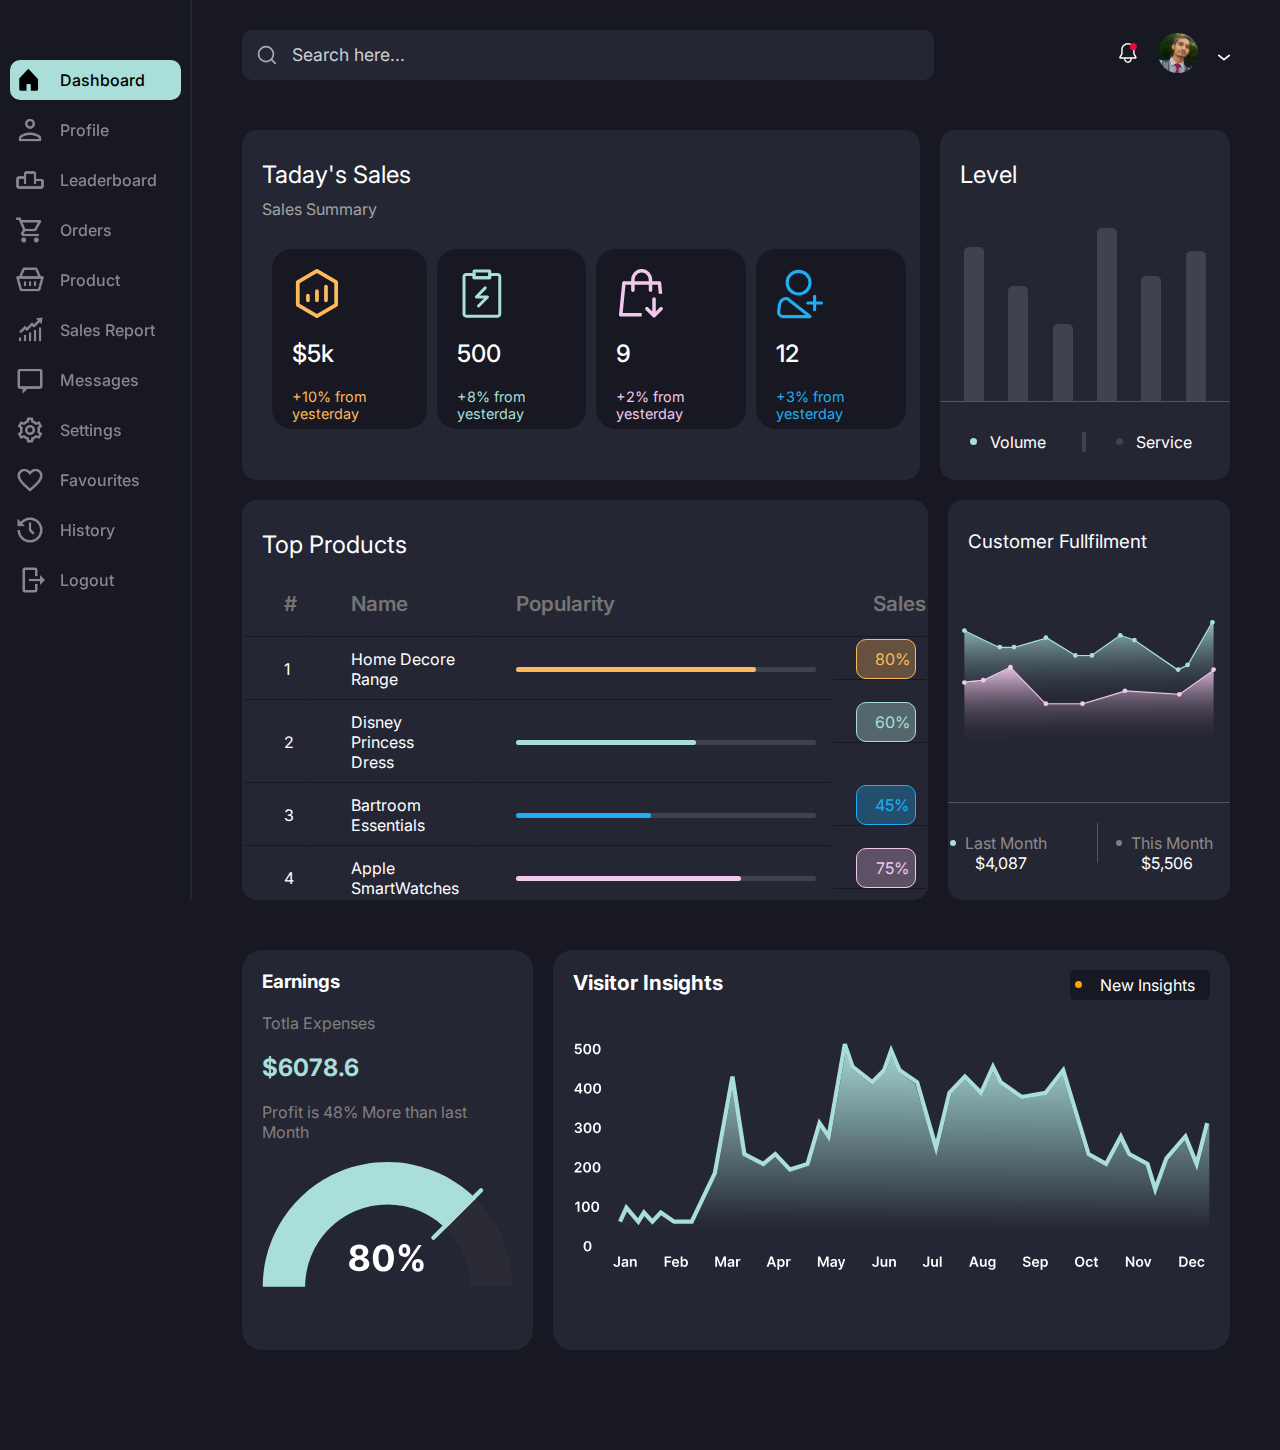
<file: index.html>
<!DOCTYPE html>
<html lang="en">

<head>
    <meta charset="UTF-8">
    <meta name="viewport" content="width=device-width, initial-scale=1.0">
    <title>SaleMate-A Sale manager</title>
    <style>
        @import url('https://fonts.googleapis.com/css2?family=Inter:ital,opsz,wght@0,14..32,100..900;1,14..32,100..900&display=swap');
    </style>
    <link rel="stylesheet" href="styles/style.css">
    
</head>

<body>
    <div class="nav">
        <div class="logo"></div>
        <div class="list">
            <a href="index.html">
                <div class="icon  dashboard">
                    <div>Dashboard</div>
                </div>
            </a>
            <a href="profile.html">
                <div class="icon profile">
                    <div>Profile</div>
                </div>
            </a>
            <a href="leaderboard.html">
                <div class="icon leader">
                    <div>Leaderboard</div>
                </div>
            </a>
            <a href="order.html">
                <div class="icon order">
                    <div>Orders</div>
                </div>
            </a>
            <a href="product.html">
                <div class="icon product">
                    <div>Product</div>
                </div>
            </a>
            <a href="sales.html">
                <div class="icon sales">
                    <div>Sales Report</div>
                </div>
            </a>
            <a href="msg.html">
                <div class="icon msg">
                    <div>Messages</div>
                </div>
            </a>
            <a href="setting.html">
                <div class="icon setting">
                    <div>Settings</div>
                </div>
            </a>
            <a href="fav.html">
                <div class="icon fav">
                    <div>Favourites</div>
                </div>
            </a>
            <a href="history.html">
                <div class="icon history">
                    <div>History</div>
                </div>
            </a>
            <a href="log.html">
                <div class="icon log">
                    <div>Logout</div>
                </div>
        </div></a>
    </div>




    <div class="content">
        <div class="firstportion">
            <img src="assets/icons/searchicon.svg" id="searchicon" alt="search icon">
            <input placeholder="Search here..." type="text" name="Search here" id="search" class="search"> 
            <div class="profileicon">
                <a href="msg.html"><img src="assets/icons/bell.svg" id="notification_bell_icon" alt="Notifications"></a>
                <a href="profile.html"><img src="assets/images/yasir.jpg" id="user_profile_pic" alt="user_profile_pic"></a>  
                <a href="profile.html"> <img src="assets/icons/more.png" alt="more_options">  </a>  
            </div>
        </div>
        
        <div id="secondportion">
            <div id="todaysales">
                <h2 class="heading">Taday's Sales</h2>
                <p class="para">Sales Summary</p>
                <div id="salesdata">
                    <a href="sales.html"><div class="saledata">
                        <img src="assets/icons/saleicon1.svg" alt="total_Sale_icon">
                        <h3 class="quantity">$5k</h3>
                        <p class="coloredtext1">+10% from yesterday</p>
                    </div></a>
                    <a href="sales.html"> <div class="saledata">
                        <img src="assets/icons/saleicon2.svg" alt="total_order_icon">
                        <h3 class="quantity">500</h3>
                        <p class="coloredtext2">+8% from yesterday</p>
                    </div></a>
                    <a href="sales.html"><div class="saledata">
                        <img src="assets/icons/saleicon3.svg" alt="product-sold_icon">
                        <h3 class="quantity">9</h3>
                        <p class="coloredtext3">+2% from yesterday</p>
                    </div></a>
                    <a href="sales.html"><div class="saledata">
                        <img src="assets/icons/saleicon4.svg" alt="new_cunstomer_icon">
                        <h3 class="quantity">12</h3>
                        <p class="coloredtext4">+3% from yesterday</p>
                    </div></a>
                </div>
            </div>
            <div id="level">
                <h2 class="heading">Level</h2>
                <div class="linegraph">
                    <div class="line" id="line1"></div>
                    <div class="line" id="line2"></div>
                    <div class="line" id="line3"></div>
                    <div class="line" id="line4"></div>
                    <div class="line" id="line5"></div>
                    <div class="line" id="line6"></div>
                </div>
                <div id="volume_service">
                    <div id="volume">Volume</div>
                    <div id="service">Service</div>
                </div>
            </div>
        </div>
            <div id="thirdportion">
            <div id="topproducts">
                <h2 class="heading">Top Products</h2>
                <div id="tablerowheading">
                    <table>
                        <tr>
                            <th>#</th>
                            <th>Name</th>
                            <th>Popularity</th>
                            <th class="salestag">Sales</th>
                        </tr>
                        <tr>
                            <td>1</td>
                            <td><a href="product.html">Home Decore Range</a></td>
                            <td id="topproductline1" class="topproductline "><div></div></td>
                            <td id="topproductbox1"><div></div>80%</td>
                        </tr>
                        <tr>
                            <td>2</td>
                            <td><a href="product.html">Disney Princess Dress</a></td>
                            <td id="topproductline2" class="topproductline"> <div></div></td>
                            <td id="topproductbox2"><div></div>60%</td>
                        </tr>
                        <tr>
                            <td>3</td>
                            <td><a href="product.html">Bartroom Essentials</a></td>
                            <td id="topproductline3" class="topproductline"><div></div></td>
                            <td id="topproductbox3"><div></div>45%</td>
                        </tr>
                        <tr>
                            <td>4</td>
                            <td><a href="product.html">Apple SmartWatches</a></td>
                            <td id="topproductline4" class="topproductline"><div></div></td>
                            <td id="topproductbox4"><div></div>75%</td>
                        </tr>
                    </table>
                </div>
            </div>
            <div id="customerfullfilment">
                <h3 class="heading customerfullfilment">Customer Fullfilment</h3>
                <div class="container">
                    <img src="assets/icons/Graph1.svg" alt="">
                </div>
                <div class="lower">
                    <div class="lastmonth">Last Month</div>
                    <div class="thismonth">This Month</div>
                </div>
            </div>
        </div>
        <div id="forthportion">
            <div id="earning">
                <h3>Earnings</h3>
                <p>Totla Expenses</p>
                <h2>$6078.6</h2>
                <p>Profit is 48% More than last Month</p>
                <img src="assets/icons/Percentage meter.svg" alt="">
            </div>
            <div id="visitorinsight">
                <div class="ungraph">
                    <h3>Visitor Insights</h3>
                    <p>New Insights</p>
                </div>
                <div class="graph">
                    <img src="assets/icons/LastGraph.svg" alt="">
                </div>
            </div>
        </div>




        <script src="scripts/script.js"></script>
</body>

</html>
</file>
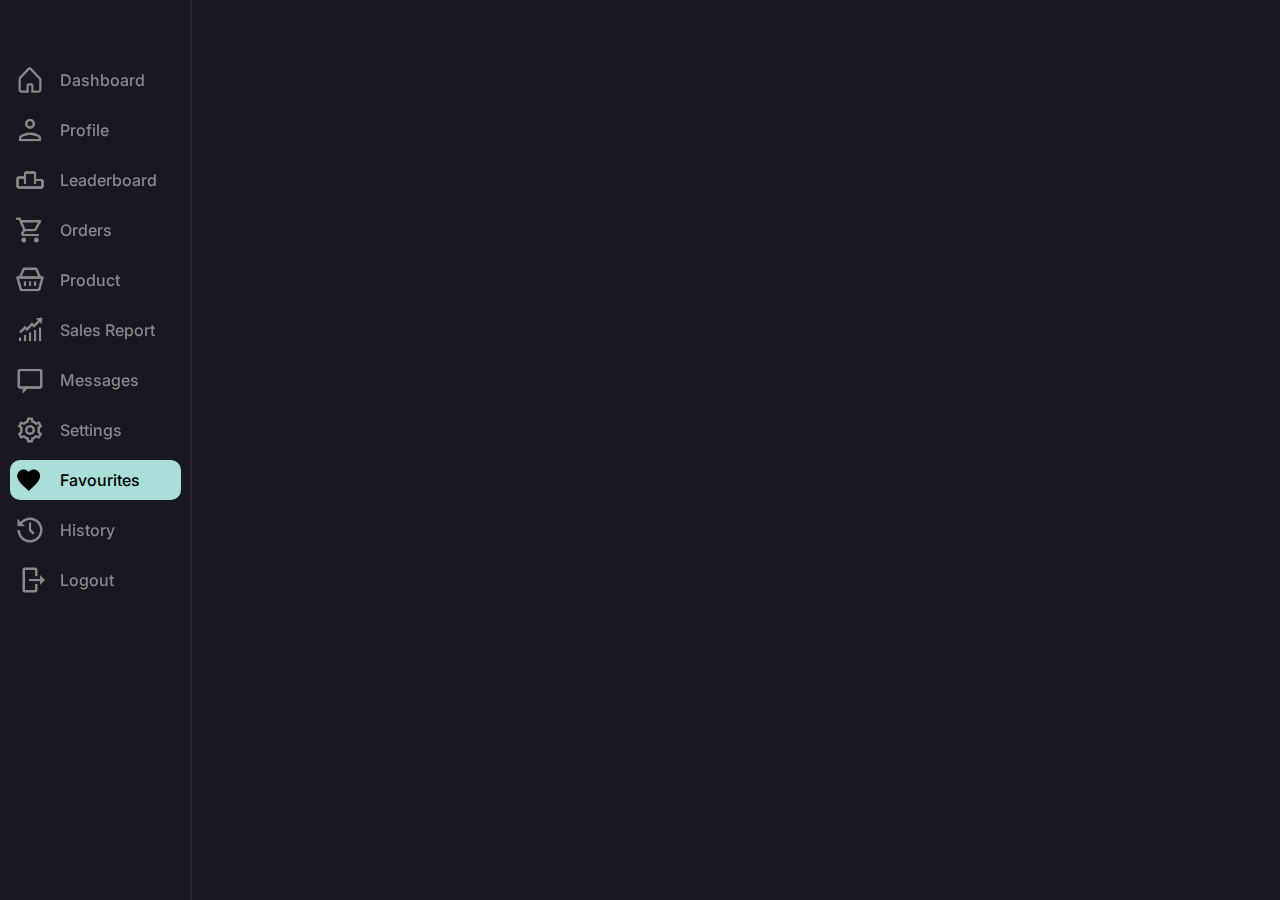
<file: fav.html>
<!DOCTYPE html>
<html lang="en">

<head>
    <meta charset="UTF-8">
    <meta name="viewport" content="width=device-width, initial-scale=1.0">
    <title>SaleMate-A Sale manager</title>
    <style>
        @import url('https://fonts.googleapis.com/css2?family=Inter:ital,opsz,wght@0,14..32,100..900;1,14..32,100..900&display=swap');
    </style>
    <link rel="stylesheet" href="styles/style.css">
    <link rel="stylesheet" href="styles/fav.css">
</head>

<body>
    <div class="nav">
        <div class="logo"></div>
        <div class="list">
            <a href="index.html">  <div class="icon  dashboard">
                <div>Dashboard</div>
            </div></a>
            <a href="profile.html">
                <div class="icon profile">
                    <div>Profile</div>
                </div>
            </a>
            <a href="leaderboard.html">
                <div class="icon leader">
                    <div>Leaderboard</div>
                </div>
            </a>
            <a href="order.html">
                <div class="icon order">
                    <div>Orders</div>
                </div>
            </a>
            <a href="product.html">
                <div class="icon product">
                    <div>Product</div>
                </div>
            </a>
            <a href="sales.html">
                <div class="icon sales">
                    <div>Sales Report</div>
                </div>
            </a>
            <a href="msg.html">
                <div class="icon msg">
                    <div>Messages</div>
                </div>
            </a>
            <a href="setting.html">
                <div class="icon setting">
                    <div>Settings</div>
                </div>
            </a>
            <a href="fav.html">
                <div class="icon fav">
                    <div>Favourites</div>
                </div>
            </a>
            <a href="history.html">
                <div class="icon history">
                    <div>History</div>
                </div>
            </a>
            <a href="log.html">
                <div class="icon log">
                    <div>Logout</div>
                </div>
        </div></a>
        <div class="content"></div>




        <script src="scripts/script.js"></script>
</body>

</html>
</file>
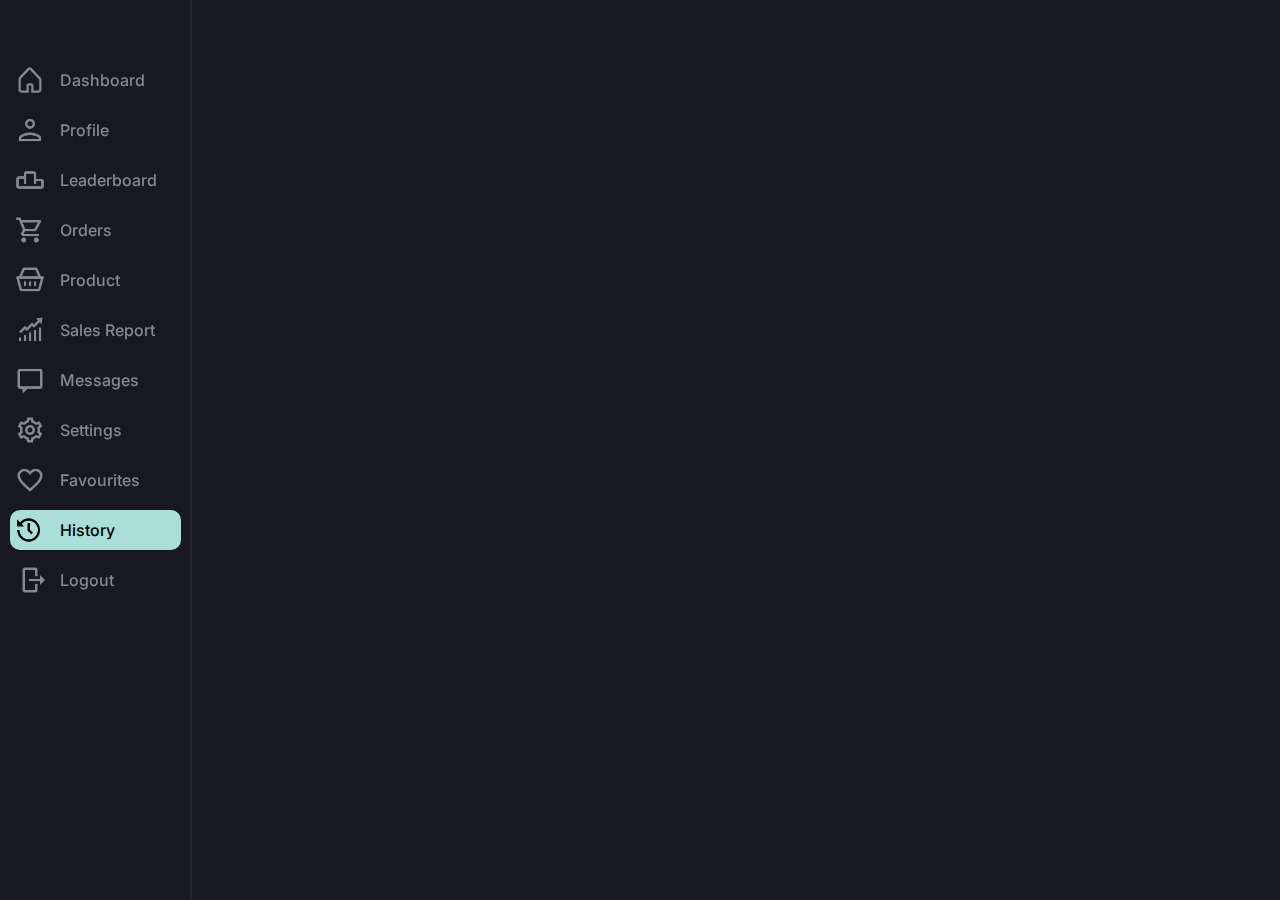
<file: history.html>
<!DOCTYPE html>
<html lang="en">

<head>
    <meta charset="UTF-8">
    <meta name="viewport" content="width=device-width, initial-scale=1.0">
    <title>SaleMate-A Sale manager</title>
    <style>
        @import url('https://fonts.googleapis.com/css2?family=Inter:ital,opsz,wght@0,14..32,100..900;1,14..32,100..900&display=swap');
    </style>
    <link rel="stylesheet" href="styles/style.css">
    <link rel="stylesheet" href="styles/history.css">
</head>

<body>
    <div class="nav">
        <div class="logo"></div>
        <div class="list">
            <a href="index.html">  <div class="icon  dashboard">
                <div>Dashboard</div>
            </div></a>
            <a href="profile.html">
                <div class="icon profile">
                    <div>Profile</div>
                </div>
            </a>
            <a href="leaderboard.html">
                <div class="icon leader">
                    <div>Leaderboard</div>
                </div>
            </a>
            <a href="order.html">
                <div class="icon order">
                    <div>Orders</div>
                </div>
            </a>
            <a href="product.html">
                <div class="icon product">
                    <div>Product</div>
                </div>
            </a>
            <a href="sales.html">
                <div class="icon sales">
                    <div>Sales Report</div>
                </div>
            </a>
            <a href="msg.html">
                <div class="icon msg">
                    <div>Messages</div>
                </div>
            </a>
            <a href="setting.html">
                <div class="icon setting">
                    <div>Settings</div>
                </div>
            </a>
            <a href="fav.html">
                <div class="icon fav">
                    <div>Favourites</div>
                </div>
            </a>
            <a href="history.html">
                <div class="icon history">
                    <div>History</div>
                </div>
            </a>
            <a href="log.html">
                <div class="icon log">
                    <div>Logout</div>
                </div>
        </div></a>
        <div class="content"></div>




        <script src="scripts/script.js"></script>
</body>

</html>
</file>
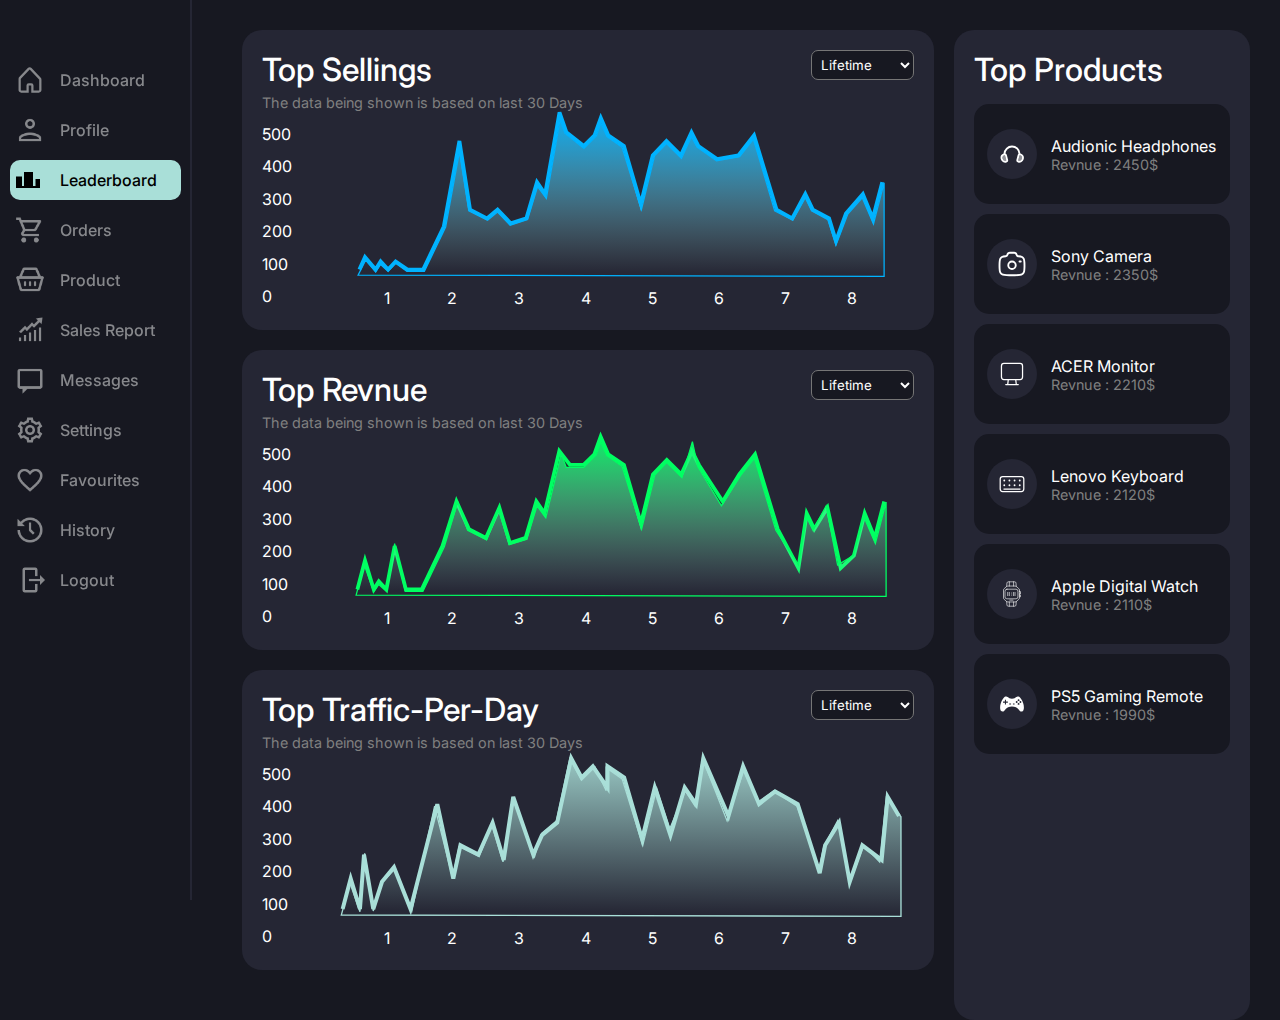
<file: leaderboard.html>
<!DOCTYPE html>
<html lang="en">

<head>
    <meta charset="UTF-8">
    <meta name="viewport" content="width=device-width, initial-scale=1.0">
    <title>SaleMate-A Sale manager</title>
    <style>
        @import url('https://fonts.googleapis.com/css2?family=Inter:ital,opsz,wght@0,14..32,100..900;1,14..32,100..900&display=swap');
    </style>
    <link rel="stylesheet" href="styles/icons.css">
    <link rel="stylesheet" href="styles/style.css">
    <link rel="stylesheet" href="styles/leaderboard.css">
</head>

<body>
    <div class="nav">
        <div class="logo"></div>
        <div class="list">
            <a href="index.html"><div class="icon  dashboard">
                <div>Dashboard</div>
            </div></a>
            <a href="profile.html">
                <div class="icon profile">
                    <div>Profile</div>
                </div>
            </a>
            <a href="leaderboard.html">
                <div class="icon leader">
                    <div>Leaderboard</div>
                </div>
            </a>
            <a href="order.html">
                <div class="icon order">
                    <div>Orders</div>
                </div>
            </a>
            <a href="product.html">
                <div class="icon product">
                    <div>Product</div>
                </div>
            </a>
            <a href="sales.html">
                <div class="icon sales">
                    <div>Sales Report</div>
                </div>
            </a>
            <a href="msg.html">
                <div class="icon msg">
                    <div>Messages</div>
                </div>
            </a>
            <a href="setting.html">
                <div class="icon setting">
                    <div>Settings</div>
                </div>
            </a>
            <a href="fav.html">
                <div class="icon fav">
                    <div>Favourites</div>
                </div>
            </a>
            <a href="history.html">
                <div class="icon history">
                    <div>History</div>
                </div>
            </a>
            <a href="log.html">
                <div class="icon log">
                    <div>Logout</div>
                </div>
        </div></a>
        </div>
        <div class="content">

            <div class="tops">
                <div class="top topSellings">
                    <div class="topHeading">Top Sellings
                        <select id="timeframe" name="timeframe">
                            <option value="lifetime">Lifetime</option>
                            <option value="this-year">This Year</option>
                            <option value="this-month">This Month</option>
                            <option value="this-week">This Week</option>
                            <option value="today">Today</option>
                    </select></div>
                    <div class="topSubHeading">The data being shown is based on last 30 Days</div>

                    <div class="grapharea">
                        <div class="left">
                            <span>500</span><span>400</span><span>300</span><span>200</span><span>100</span><span>0</span>
                        </div>
                        <div class="right">
                            <div class="graph">
                                <img src="assets/images/sellings graph.svg" alt="Sellings graph">
                            </div>
                            <div class="dataDown">
                                <span>1</span><span>2</span><span>3</span><span>4</span><span>5</span><span>6</span><span>7</span><span>8</span>
                            </div>
                        </div>
                    </div>
                </div>
                <div class="top topRevneu">
                    <div class="topHeading">Top Revnue
                        <select id="timeframe" name="timeframe">
                            <option value="lifetime">Lifetime</option>
                            <option value="this-year">This Year</option>
                            <option value="this-month">This Month</option>
                            <option value="this-week">This Week</option>
                            <option value="today">Today</option>
                    </select>
                    </div>
                    <div class="topSubHeading">The data being shown is based on last 30 Days</div>
                    <div class="grapharea">
                        <div class="left">
                            <span>500</span><span>400</span><span>300</span><span>200</span><span>100</span><span>0</span>
                        </div>
                        <div class="right">
                            <div class="graph">
                                <img src="assets/images/revnue graph.svg" alt="Sellings graph">
                            </div>
                            <div class="dataDown">
                                <span>1</span><span>2</span><span>3</span><span>4</span><span>5</span><span>6</span><span>7</span><span>8</span>
                            </div>
                        </div>
                    </div>
                </div>
                <div class="top topTraffic">
                    <div class="topHeading">Top Traffic-Per-Day
                        <select id="timeframe" name="timeframe">
                            <option value="lifetime">Lifetime</option>
                            <option value="this-year">This Year</option>
                            <option value="this-month">This Month</option>
                            <option value="this-week">This Week</option>
                            <option value="today">Today</option>
                    </select>
                    </div>
                    <div class="topSubHeading">The data being shown is based on last 30 Days</div>
                    <div class="grapharea">
                        <div class="left">
                            <span>500</span><span>400</span><span>300</span><span>200</span><span>100</span><span>0</span>
                        </div>
                        <div class="right">
                            <div class="graph">
                                <img src="assets/images/traffic graph.svg" alt="Sellings graph">
                            </div>
                            <div class="dataDown">
                                <span>1</span><span>2</span><span>3</span><span>4</span><span>5</span><span>6</span><span>7</span><span>8</span>
                            </div>
                        </div>
                    </div>
                </div>
            </div>

            <div class="topProducts">  
                <div class="topProductsList">
                    <div class="topHeading">Top Products</div>
                    <div class="topProduct">
                        <div class="image">
                            <div class="bg">
                                <span class="stash--headphones-duotone"></span>
                            </div>
                        </div>
                        <div class="text">
                            <div class="name">Audionic Headphones</div>
                            <div class="revnuePrice">Revnue : 2450$</div>
                        </div>
                </div>
                    <div class="topProduct">
                        <div class="image">
                            <div class="bg">
                                <span class="solar--camera-linear"></span>
                            </div>
                        </div>
                        <div class="text">
                            <div class="name">Sony Camera</div>
                            <div class="revnuePrice">Revnue : 2350$</div>
                        </div>
                </div>
                    <div class="topProduct">
                        <div class="image">
                            <div class="bg">
                                <span class="circum--monitor"></span>
                            </div>
                        </div>
                        <div class="text">
                            <div class="name">ACER Monitor</div>
                            <div class="revnuePrice">Revnue : 2210$</div>
                        </div>
                </div>
                    <div class="topProduct">
                        <div class="image">
                            <div class="bg">
                                <span class="circum--keyboard"></span>
                            </div>
                        </div>
                        <div class="text">
                            <div class="name">Lenovo Keyboard</div>
                            <div class="revnuePrice">Revnue : 2120$</div>
                        </div>
                </div>
                    <div class="topProduct">
                        <div class="image">
                            <div class="bg">
                                <span class="arcticons--digital-watch"></span>
                            </div>
                        </div>
                        <div class="text">
                            <div class="name">Apple Digital Watch</div>
                            <div class="revnuePrice">Revnue : 2110$</div>
                        </div>
                </div>
                    <div class="topProduct">
                        <div class="image">
                            <div class="bg">
                                <span class="game-icons--gamepad"></span>
                            </div>
                        </div>
                        <div class="text">
                            <div class="name">PS5 Gaming Remote</div>
                            <div class="revnuePrice">Revnue : 1990$</div>
                        </div>
                </div>
                </div>
            </div>
        </div>




        <script src="scripts/script.js"></script>
</body>

</html>
</file>
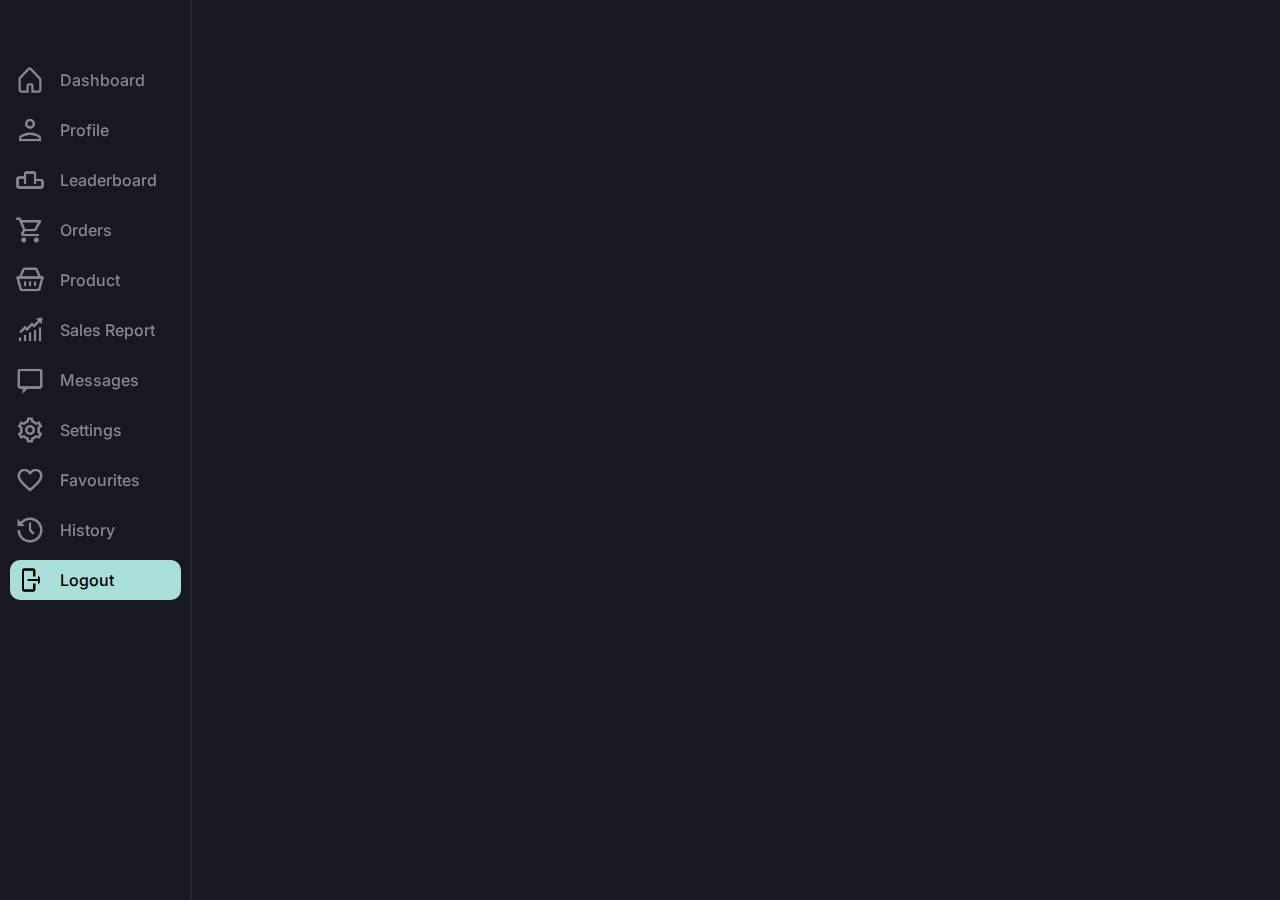
<file: log.html>
<!DOCTYPE html>
<html lang="en">

<head>
    <meta charset="UTF-8">
    <meta name="viewport" content="width=device-width, initial-scale=1.0">
    <title>SaleMate-A Sale manager</title>
    <style>
        @import url('https://fonts.googleapis.com/css2?family=Inter:ital,opsz,wght@0,14..32,100..900;1,14..32,100..900&display=swap');
    </style>
    <link rel="stylesheet" href="styles/style.css">
    <link rel="stylesheet" href="styles/log.css">
</head>

<body>
    <div class="nav">
        <div class="logo"></div>
        <div class="list">
           <a href="index.html"> <div class="icon  dashboard">
                <div>Dashboard</div>
            </div></a>
            <a href="profile.html">
                <div class="icon profile">
                    <div>Profile</div>
                </div>
            </a>
            <a href="leaderboard.html">
                <div class="icon leader">
                    <div>Leaderboard</div>
                </div>
            </a>
            <a href="order.html">
                <div class="icon order">
                    <div>Orders</div>
                </div>
            </a>
            <a href="product.html">
                <div class="icon product">
                    <div>Product</div>
                </div>
            </a>
            <a href="sales.html">
                <div class="icon sales">
                    <div>Sales Report</div>
                </div>
            </a>
            <a href="msg.html">
                <div class="icon msg">
                    <div>Messages</div>
                </div>
            </a>
            <a href="setting.html">
                <div class="icon setting">
                    <div>Settings</div>
                </div>
            </a>
            <a href="fav.html">
                <div class="icon fav">
                    <div>Favourites</div>
                </div>
            </a>
            <a href="history.html">
                <div class="icon history">
                    <div>History</div>
                </div>
            </a>
            <a href="log.html">
                <div class="icon log">
                    <div>Logout</div>
                </div>
        </div></a>
        <div class="content"></div>




        <script src="scripts/script.js"></script>
</body>

</html>
</file>
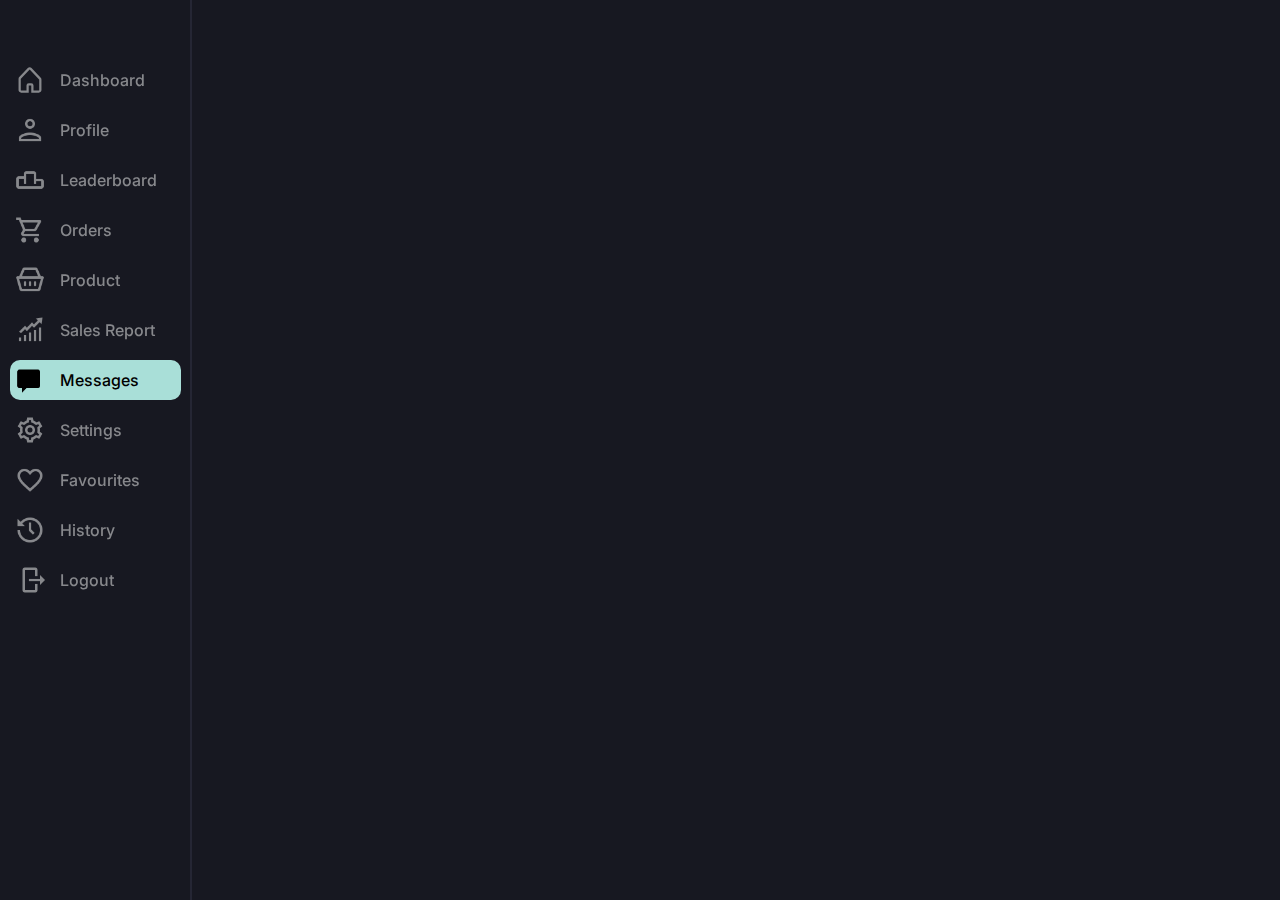
<file: msg.html>
<!DOCTYPE html>
<html lang="en">

<head>
    <meta charset="UTF-8">
    <meta name="viewport" content="width=device-width, initial-scale=1.0">
    <title>SaleMate-A Sale manager</title>
    <style>
        @import url('https://fonts.googleapis.com/css2?family=Inter:ital,opsz,wght@0,14..32,100..900;1,14..32,100..900&display=swap');
    </style>
    <link rel="stylesheet" href="styles/style.css">
    <link rel="stylesheet" href="styles/msg.css">
</head>

<body>
    <div class="nav">
        <div class="logo"></div>
        <div class="list">
           <a href="index.html"> <div class="icon  dashboard">
                <div>Dashboard</div>
            </div></a>
            <a href="profile.html">
                <div class="icon profile">
                    <div>Profile</div>
                </div>
            </a>
            <a href="leaderboard.html">
                <div class="icon leader">
                    <div>Leaderboard</div>
                </div>
            </a>
            <a href="order.html">
                <div class="icon order">
                    <div>Orders</div>
                </div>
            </a>
            <a href="product.html">
                <div class="icon product">
                    <div>Product</div>
                </div>
            </a>
            <a href="sales.html">
                <div class="icon sales">
                    <div>Sales Report</div>
                </div>
            </a>
            <a href="msg.html">
                <div class="icon msg">
                    <div>Messages</div>
                </div>
            </a>
            <a href="setting.html">
                <div class="icon setting">
                    <div>Settings</div>
                </div>
            </a>
            <a href="fav.html">
                <div class="icon fav">
                    <div>Favourites</div>
                </div>
            </a>
            <a href="history.html">
                <div class="icon history">
                    <div>History</div>
                </div>
            </a>
            <a href="log.html">
                <div class="icon log">
                    <div>Logout</div>
                </div>
        </div></a>
        <div class="content"></div>




        <script src="scripts/script.js"></script>
</body>

</html>
</file>
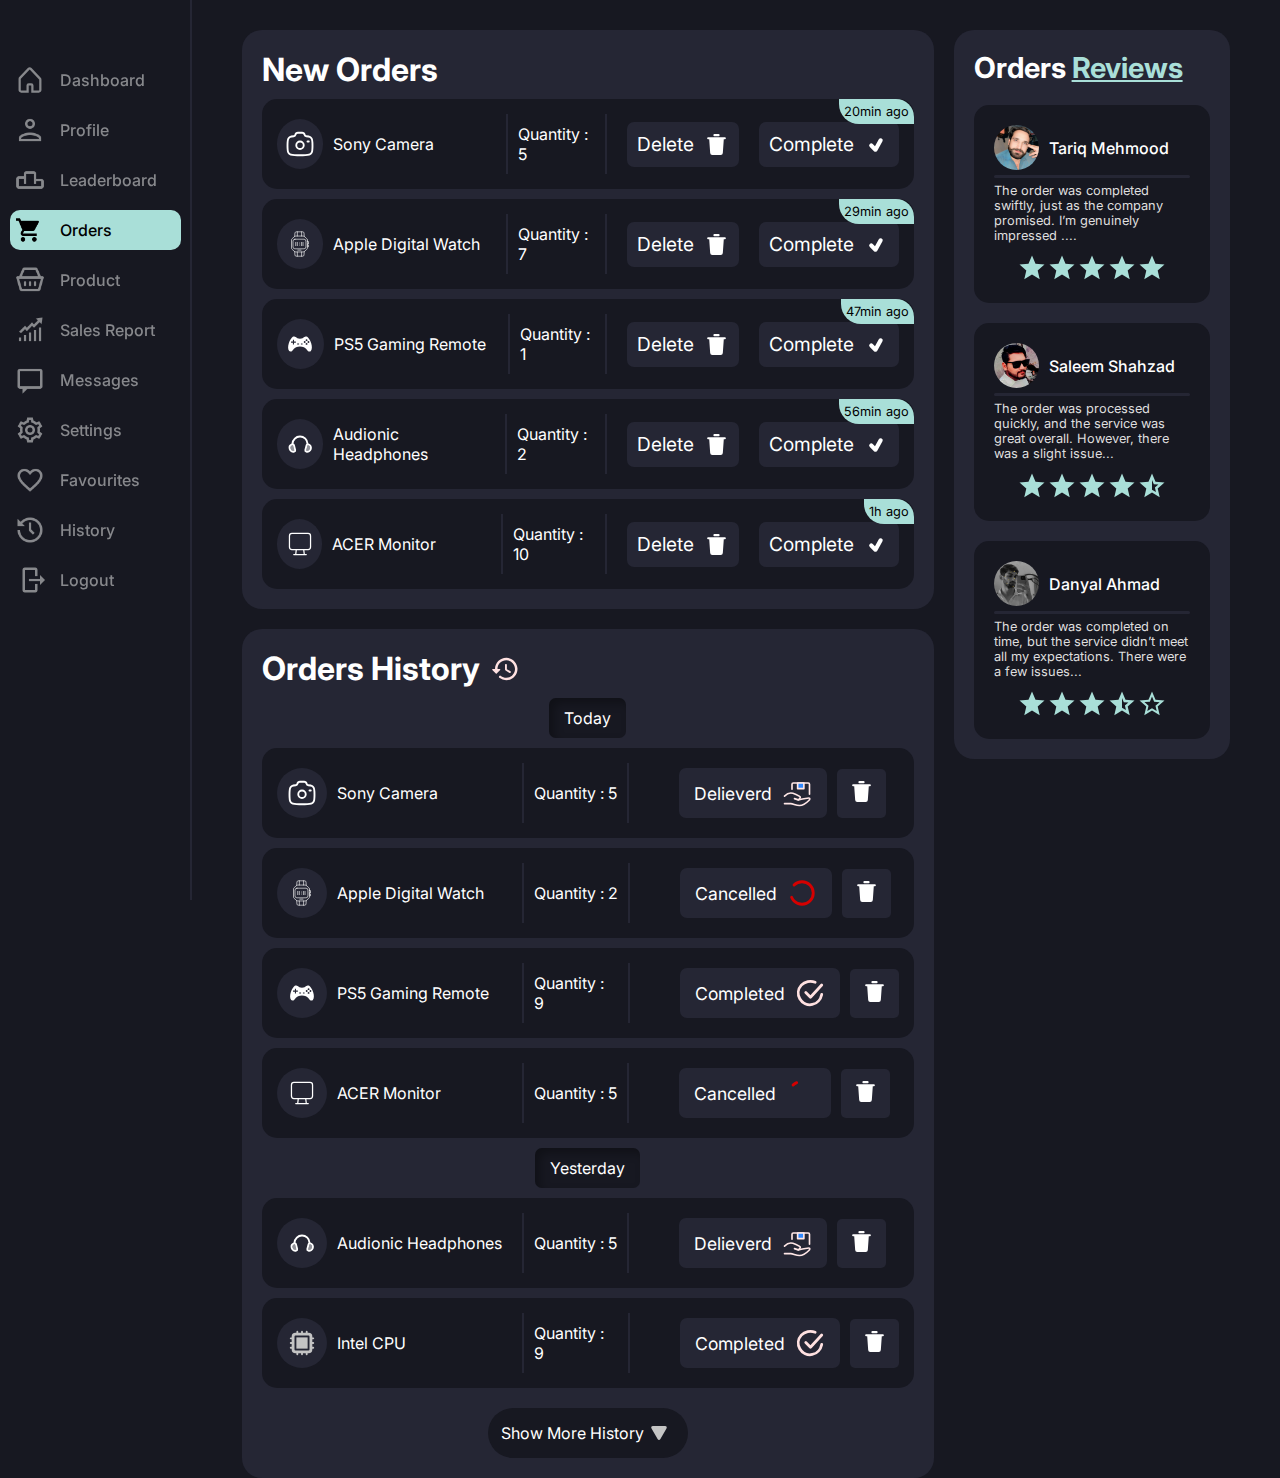
<file: order.html>
<!DOCTYPE html>
<html lang="en">

<head>
    <meta charset="UTF-8">
    <meta name="viewport" content="width=device-width, initial-scale=1.0">
    <title>SaleMate-A Sale manager</title>
    <style>
        @import url('https://fonts.googleapis.com/css2?family=Inter:ital,opsz,wght@0,14..32,100..900;1,14..32,100..900&display=swap');
    </style>
    <link rel="stylesheet" href="styles/style.css">
    <link rel="stylesheet" href="styles/order.css">
    <link rel="stylesheet" href="styles/icons.css">
</head>

<body>
    <div class="nav">
        <div class="logo"></div>
        <div class="list">
            <a href="index.html"><div class="icon  dashboard">
                <div>Dashboard</div>
            </div></a>
            <a href="profile.html">
                <div class="icon profile">
                    <div>Profile</div>
                </div>
            </a>
            <a href="leaderboard.html">
                <div class="icon leader">
                    <div>Leaderboard</div>
                </div>
            </a>
            <a href="order.html">
                <div class="icon order">
                    <div>Orders</div>
                </div>
            </a>
            <a href="product.html">
                <div class="icon product">
                    <div>Product</div>
                </div>
            </a>
            <a href="sales.html">
                <div class="icon sales">
                    <div>Sales Report</div>
                </div>
            </a>
            <a href="msg.html">
                <div class="icon msg">
                    <div>Messages</div>
                </div>
            </a>
            <a href="setting.html">
                <div class="icon setting">
                    <div>Settings</div>
                </div>
            </a>
            <a href="fav.html">
                <div class="icon fav">
                    <div>Favourites</div>
                </div>
            </a>
            <a href="history.html">
                <div class="icon history">
                    <div>History</div>
                </div>
            </a>
            <a href="log.html">
                <div class="icon log">
                    <div>Logout</div>
                </div>
        </div></a>
        </div>

        <div class="content">
            <div class="left">
                <div class="newOrders">
                    <h1>New Orders</h1>
                    <div class="order1">
                        <div class="orderImage">
                            <span class="solar--camera-linear"></span>
                        </div>
                        <div class="orderName">Sony Camera</div>
                        <div class="separationLine"></div>
                        <div class="orderQuantity">Quantity : 5</div>
                        <div class="separationLine"></div>
                        <button class="deleteOrder">Delete
                            <span class="mingcute--delete-fill"></span>
                        </button>
                        <button class="completeOrder">Complete
                            <span class="typcn--tick"></span>
                        </button>
                    </div>
                    <div class="order2 order1">
                        <div class="orderImage">
                            <span class="arcticons--digital-watch"></span>
                        </div>
                        <div class="orderName">Apple Digital Watch</div>
                        <div class="separationLine"></div>
                        <div class="orderQuantity">Quantity : 7</div>
                        <div class="separationLine"></div>
                        <button class="deleteOrder">Delete
                            <span class="mingcute--delete-fill"></span>
                        </button>
                        <button class="completeOrder">Complete
                            <span class="typcn--tick"></span>
                        </button>
                    </div>
                    <div class="order3 order1">
                        <div class="orderImage">
                            <span class="game-icons--gamepad"></span>
                        </div>
                        <div class="orderName">PS5 Gaming Remote</div>
                        <div class="separationLine"></div>
                        <div class="orderQuantity">Quantity : 1</div>
                        <div class="separationLine"></div>
                        <button class="deleteOrder">Delete
                            <span class="mingcute--delete-fill"></span>
                        </button>
                        <button class="completeOrder">Complete
                            <span class="typcn--tick"></span>
                        </button>
                    </div>
                    <div class="order4 order1">
                        <div class="orderImage">
                            <span class="stash--headphones-duotone"></span>
                        </div>
                        <div class="orderName">Audionic Headphones</div>
                        <div class="separationLine"></div>
                        <div class="orderQuantity">Quantity : 2</div>
                        <div class="separationLine"></div>
                        <button class="deleteOrder">Delete
                            <span class="mingcute--delete-fill"></span>
                        </button>
                        <button class="completeOrder">Complete
                            <span class="typcn--tick"></span>
                        </button>
                    </div>
                    <div class="order5 order1">
                        <div class="orderImage">
                            <span class="circum--monitor"></span>
                        </div>
                        <div class="orderName">ACER Monitor</div>
                        <div class="separationLine"></div>
                        <div class="orderQuantity">Quantity : 10</div>
                        <div class="separationLine"></div>
                        <button class="deleteOrder">Delete
                            <span class="mingcute--delete-fill"></span>
                        </button>
                        <button class="completeOrder">Complete
                            <span class="typcn--tick"></span>
                        </button>
                    </div>
                </div>

                <div class="orderHistory">
                    <h1>Orders History 
                        <span class="ic--round-history"></span>
                    </h1>
                    <div class="historyTime">
                        Today
                    </div>
                    <div class="order1 historyOrder1">
                        <div class="orderImage">
                            <span class="solar--camera-linear"></span>
                        </div>
                        <div class="orderName">Sony Camera</div>
                        <div class="separationLine"></div>
                        <div class="orderQuantity">Quantity : 5</div>
                        <div class="separationLine"></div>
                        <button title="Order Delievered" class="actionDone">Delieverd
                            <span class="icon-park--delivery"></span>
                        </button>
                        <div title="Delete History" class="orderHistoryDelete">
                            <span class="mingcute--delete-fill"></span>
                        </div>
                    </div>
                    <div class="order1 historyOrder1">
                        <div class="orderImage">
                            <span class="arcticons--digital-watch"></span>
                        </div>
                        <div class="orderName">Apple Digital Watch</div>
                        <div class="separationLine"></div>
                        <div class="orderQuantity">Quantity : 2</div>
                        <div class="separationLine"></div>
                        <button title="Order Cancelled" class="actionDone">Cancelled
                            <span class="line-md--cancel"></span>
                        </button>
                        <div title="Delete History" class="orderHistoryDelete">
                            <span class="mingcute--delete-fill"></span>
                        </div>
                    </div>
                    <div class="order1 historyOrder1">
                        <div class="orderImage">
                            <span class="game-icons--gamepad"></span>
                        </div>
                        <div class="orderName">PS5 Gaming Remote</div>
                        <div class="separationLine"></div>
                        <div class="orderQuantity">Quantity : 9</div>
                        <div class="separationLine"></div>
                        <button title="Order Completed" class="actionDone">Completed
                            <span class="charm--circle-tick"></span>
                        </button>
                        <div title="Delete History" class="orderHistoryDelete">
                            <span class="mingcute--delete-fill"></span>
                        </div>
                    </div>
                    <div class="order1 historyOrder1">
                        <div class="orderImage">
                            <span class="circum--monitor"></span>
                        </div>
                        <div class="orderName">ACER Monitor</div>
                        <div class="separationLine"></div>
                        <div class="orderQuantity">Quantity : 5</div>
                        <div class="separationLine"></div>
                        <button title="Order Cancelled" class="actionDone">Cancelled
                            <span class="line-md--cancel"></span>
                        </button>
                        <div title="Delete History" class="orderHistoryDelete">
                            <span class="mingcute--delete-fill"></span>
                        </div>
                    </div>
                    <div class="historyTime">
                        Yesterday
                    </div>
                    <div class="order1 historyOrder1">
                        <div class="orderImage">
                            <span class="stash--headphones-duotone"></span>
                        </div>
                        <div class="orderName">Audionic Headphones</div>
                        <div class="separationLine"></div>
                        <div class="orderQuantity">Quantity : 5</div>
                        <div class="separationLine"></div>
                        <button title="Order Delievered" class="actionDone">Delieverd
                            <span class="icon-park--delivery"></span>
                        </button>
                        <div title="Delete History" class="orderHistoryDelete">
                            <span class="mingcute--delete-fill"></span>
                        </div>
                    </div>
                    <div class="order1 lastOrderHistory historyOrder1">
                        <div class="orderImage">
                            <span class="heroicons--cpu-chip-solid"></span>
                        </div>
                        <div class="orderName">Intel CPU</div>
                        <div class="separationLine"></div>
                        <div class="orderQuantity">Quantity : 9</div>
                        <div class="separationLine"></div>
                        <button title="Order Completed" class="actionDone">Completed
                            <span class="charm--circle-tick"></span>
                        </button>
                        <div title="Delete History" class="orderHistoryDelete">
                            <span class="mingcute--delete-fill"></span>
                        </div>
                    </div>
                    <div class="showMoreHistory">
                        Show More History
                        <span class="raphael--arrowdown"></span>
                    </div>
                </div>
            </div>
            <div class="right">
                <h1>Orders <span>Reviews</span></h1>
                
                <div class="review">
                    <div class="reviewer">
                        <img src="assets/images/tariq.png" alt="Reviewer Tariq">
                        <h3>Tariq Mehmood</h3>
                    </div>
                    <div class="seperationLine"></div>
                    <div class="reviewGiven">
                        The order was completed swiftly, just as the company promised. I’m genuinely impressed ....
                    </div>
                    <div class="ratingStars">
                        <span class="ic--sharp-star"></span>
                        <span class="ic--sharp-star"></span>
                        <span class="ic--sharp-star"></span>
                        <span class="ic--sharp-star"></span>
                        <span class="ic--sharp-star"></span>
                    </div>
                </div>
                <div class="review">
                    <div class="reviewer">
                        <img src="assets/images/shahzad.png" alt="Reviewer Tariq">
                        <h3>Saleem Shahzad</h3>
                    </div>
                    <div class="seperationLine"></div>
                    <div class="reviewGiven">
                        The order was processed quickly, and the service was great overall. However, there was a slight issue...
                    </div>
                    <div class="ratingStars">
                        <span class="ic--sharp-star"></span>
                        <span class="ic--sharp-star"></span>
                        <span class="ic--sharp-star"></span>
                        <span class="ic--sharp-star"></span>
                        <span class="material-symbols--star-half"></span>
                    </div>
                </div>
                <div class="review">
                    <div class="reviewer">
                        <img src="assets/images/danyal.png" alt="Reviewer Danyal">
                        <h3>Danyal Ahmad</h3>
                    </div>
                    <div class="seperationLine"></div>
                    <div class="reviewGiven">
                        The order was completed on time, but the service didn’t meet all my expectations. There were a few issues...
                    </div>
                    <div class="ratingStars">
                        <span class="ic--sharp-star"></span>
                        <span class="ic--sharp-star"></span>
                        <span class="ic--sharp-star"></span>
                        <span class="material-symbols--star-half"></span>
                        <span class="mdi--star-outline"></span>
                    </div>
                </div>
            </div>
        </div>



        
        <script src="scripts/script.js"></script>
</body>

</html>
</file>
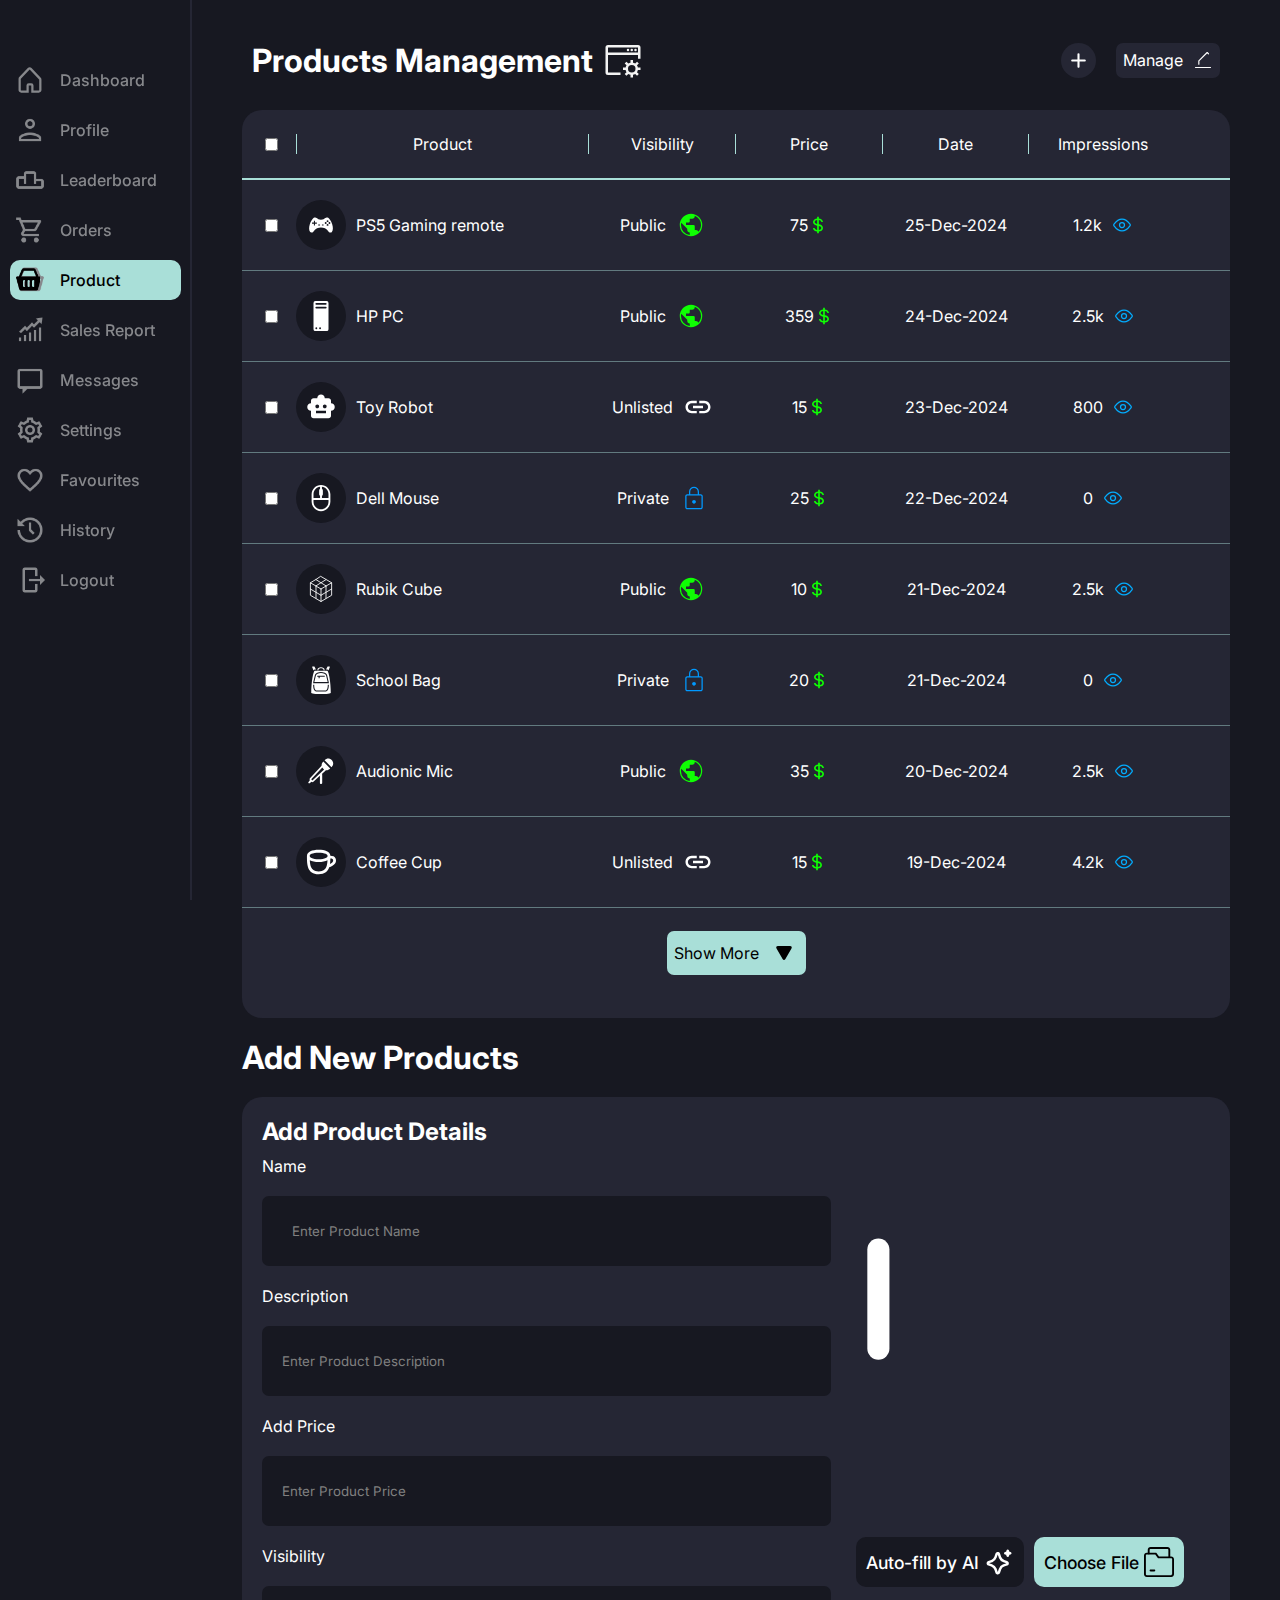
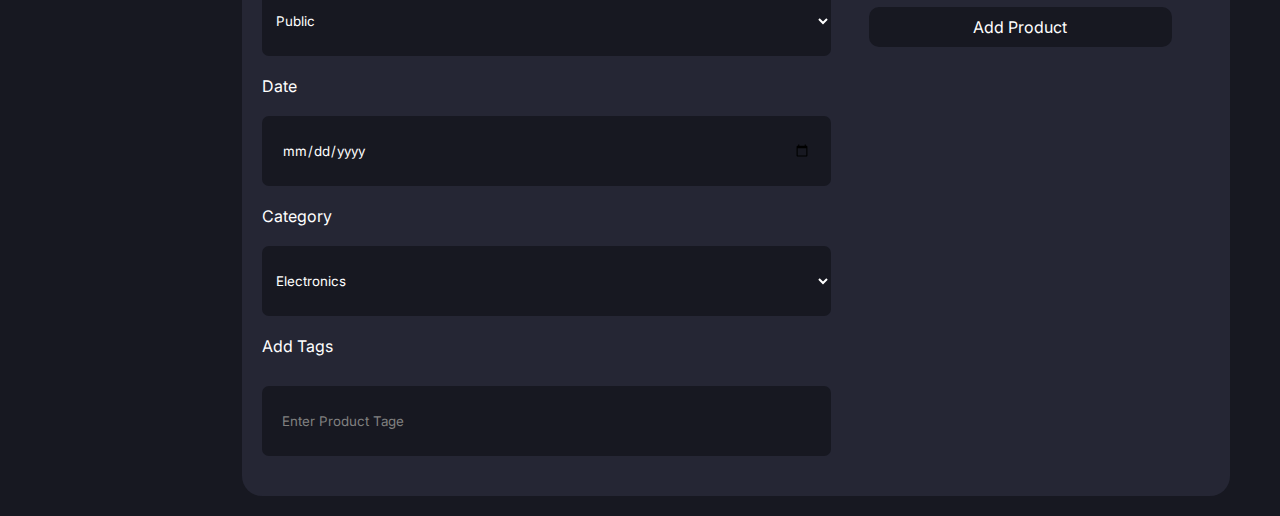
<file: product.html>
<!DOCTYPE html>
<html lang="en">

<head>
    <meta charset="UTF-8">
    <meta name="viewport" content="width=device-width, initial-scale=1.0">
    <title>SaleMate-A Sale manager</title>
    <style>
        @import url('https://fonts.googleapis.com/css2?family=Inter:ital,opsz,wght@0,14..32,100..900;1,14..32,100..900&display=swap');
    </style>
    <link rel="stylesheet" href="styles/style.css">
    <link rel="stylesheet" href="styles/product.css">
    <link rel="stylesheet" href="styles/icons.css">
</head>

<body>
    <div class="nav">
        <div class="logo"></div>
        <div class="list">
           <a href="index.html"> <div class="icon  dashboard">
                <div>Dashboard</div>
            </div></a>
            <a href="profile.html">
                <div class="icon profile">
                    <div>Profile</div>
                </div>
            </a>
            <a href="leaderboard.html">
                <div class="icon leader">
                    <div>Leaderboard</div>
                </div>
            </a>
            <a href="order.html">
                <div class="icon order">
                    <div>Orders</div>
                </div>
            </a>
            <a href="product.html">
                <div class="icon product">
                    <div>Product</div>
                </div>
            </a>
            <a href="sales.html">
                <div class="icon sales">
                    <div>Sales Report</div>
                </div>
            </a>
            <a href="msg.html">
                <div class="icon msg">
                    <div>Messages</div>
                </div>
            </a>
            <a href="setting.html">
                <div class="icon setting">
                    <div>Settings</div>
                </div>
            </a>
            <a href="fav.html">
                <div class="icon fav">
                    <div>Favourites</div>
                </div>
            </a>
            <a href="history.html">
                <div class="icon history">
                    <div>History</div>
                </div>
            </a>
            <a href="log.html">
                <div class="icon log">
                    <div>Logout</div>
                </div>
        </div></a>
        </div>
        <div class="content">
            <div class="productsNav">
                <h1>Products Management
                    <span class="carbon--gui-management"></span>
                </h1>
                <div class="productsNavButtons">
                    <a href="#addProductsHeading">
                        <button class="addProductBtn" title="Add New Product">
                            <span class="material-symbols--add-rounded"></span>
                        </button>
                    </a>
                    <button class="manageProductsBtn">Manage
                        <span class="line-md--edit-filled"></span>
                    </button>
                </div>
            </div>

            <div class="productsAdded">
                <div class="productsTableHeadings">
                    <input type="checkbox" name="productSelected" id="checkboxForProduct">
                    <div id="productName">Product</div>
                    <div id="visibilty">Visibility</div>
                    <div id="price">Price</div>
                    <div id="date">Date</div>
                    <div id="impressions">Impressions</div>
                </div>
                <div class="productsTable">
                    <div class="product1">
                        <input type="checkbox" name="productSelected" id="checkboxForProduct">
                        <div id="productNameC">
                            <div class="productImage">
                                <span class="game-icons--gamepad"></span>
                            </div>
                            <div class="productName">PS5 Gaming remote</div>
                        </div>
                        <div id="visibiltyC">Public
                            <span class="material-symbols-light--public"></span>
                        </div>
                        <div id="priceC">75
                            <span class="bx--dollar"></span>
                        </div>
                        <div id="dateC">25-Dec-2024</div>
                        <div id="impressionsC">1.2k
                            <span class="hugeicons--view"></span>
                        </div>
                    </div>
                    <div class="product1">
                        <input type="checkbox" name="productSelected" id="checkboxForProduct">
                        <div id="productNameC">
                            <div class="productImage">
                                <span class="bi--pc"></span>
                            </div>
                            <div class="productName">HP PC</div>
                        </div>
                        <div id="visibiltyC">Public
                            <span class="material-symbols-light--public"></span>
                        </div>
                        <div id="priceC">359
                            <span class="bx--dollar"></span>
                        </div>
                        <div id="dateC">24-Dec-2024</div>
                        <div id="impressionsC">2.5k
                            <span class="hugeicons--view"></span>
                        </div>
                    </div>
                    <div class="product1">
                        <input type="checkbox" name="productSelected" id="checkboxForProduct">
                        <div id="productNameC">
                            <div class="productImage">
                                <span class="material-symbols--smart-toy"></span>
                            </div>
                            <div class="productName">Toy Robot</div>
                        </div>
                        <div id="visibiltyC">Unlisted
                            <span class="ic--baseline-link"></span>
                        </div>
                        <div id="priceC">15
                            <span class="bx--dollar"></span>
                        </div>
                        <div id="dateC">23-Dec-2024</div>
                        <div id="impressionsC">800
                            <span class="hugeicons--view"></span>
                        </div>
                    </div>
                    <div class="product1">
                        <input type="checkbox" name="productSelected" id="checkboxForProduct">
                        <div id="productNameC">
                            <div class="productImage">
                                <span class="qlementine-icons--mouse-16"></span>
                            </div>
                            <div class="productName">Dell Mouse</div>
                        </div>
                        <div id="visibiltyC">Private
                            <span class="material-symbols-light--lock-outline"></span>
                        </div>
                        <div id="priceC">25
                            <span class="bx--dollar"></span>
                        </div>
                        <div id="dateC">22-Dec-2024</div>
                        <div id="impressionsC">0
                            <span class="hugeicons--view"></span>
                        </div>
                    </div>
                    <div class="product1">
                        <input type="checkbox" name="productSelected" id="checkboxForProduct">
                        <div id="productNameC">
                            <div class="productImage">
                                <span class="icon-park-outline--cube"></span>
                            </div>
                            <div class="productName">Rubik Cube</div>
                        </div>
                        <div id="visibiltyC">Public
                            <span class="material-symbols-light--public"></span>
                        </div>
                        <div id="priceC">10
                            <span class="bx--dollar"></span>
                        </div>
                        <div id="dateC">21-Dec-2024</div>
                        <div id="impressionsC">2.5k
                            <span class="hugeicons--view"></span>
                        </div>
                    </div>
                    <div class="product1">
                        <input type="checkbox" name="productSelected" id="checkboxForProduct">
                        <div id="productNameC">
                            <div class="productImage">
                                <span class="game-icons--school-bag"></span>
                            </div>
                            <div class="productName">School Bag</div>
                        </div>
                        <div id="visibiltyC">Private
                            <span class="material-symbols-light--lock-outline"></span>
                        </div>
                        <div id="priceC">20
                            <span class="bx--dollar"></span>
                        </div>
                        <div id="dateC">21-Dec-2024</div>
                        <div id="impressionsC">0
                            <span class="hugeicons--view"></span>
                        </div>
                    </div>
                    <div class="product1">
                        <input type="checkbox" name="productSelected" id="checkboxForProduct">
                        <div id="productNameC">
                            <div class="productImage">
                                <span class="f7--music-mic"></span>
                            </div>
                            <div class="productName">Audionic Mic</div>
                        </div>
                        <div id="visibiltyC">Public
                            <span class="material-symbols-light--public"></span>
                        </div>
                        <div id="priceC">35
                            <span class="bx--dollar"></span>
                        </div>
                        <div id="dateC">20-Dec-2024</div>
                        <div id="impressionsC">2.5k
                            <span class="hugeicons--view"></span>
                        </div>
                    </div>
                    <div class="product1">
                        <input type="checkbox" name="productSelected" id="checkboxForProduct">
                        <div id="productNameC">
                            <div class="productImage">
                                <span class="gravity-ui--cup"></span>
                            </div>
                            <div class="productName">Coffee Cup</div>
                        </div>
                        <div id="visibiltyC">Unlisted
                            <span class="ic--baseline-link"></span>
                        </div>
                        <div id="priceC">15
                            <span class="bx--dollar"></span>
                        </div>
                        <div id="dateC">19-Dec-2024</div>
                        <div id="impressionsC">4.2k
                            <span class="hugeicons--view"></span>
                        </div>
                    </div>
                    <div class="showMoreProducts">
                        <button class="showMoreProductsBtn">Show More
                            <span class="raphael--arrowdown-c"></span>
                        </button>
                    </div>
                </div>
        </div>

            <h1 id="addProductsHeading">Add New Products</h1>

            <div class="addProductsSection">
                <div class="leftDetails">
                    <h2>Add Product Details</h2>
                    <div class="productNameHead">Name</div>
                    <input type="text" name="productName" id="productNameInput" placeholder="Enter Product Name">
                    <div class="productDescription">Description</div>
                    <input name="productDescription" id="productDescription" placeholder="Enter Product Description"></input>
                    <div class="addPrice">Add Price</div>
                    <input type="number" name="productPrice" id="productPrice" placeholder="Enter Product Price">
                    <div class="addVisibility">Visibility</div>
                    <select name="productVisibility" id="productVisibility">
                        <option value="public">Public</option>
                        <option value="private">Private</option>
                        <option value="unlisted">Unlisted</option>
                    </select>
                    <div class="addDate">Date</div>
                    <input type="date" name="productDate" id="productDate">
                    <div class="addCategory">Category</div>
                    <select name="productCategory" id="productCategory">
                        <option value="electronics">Electronics</option>
                        <option value="toys">Toys</option>
                        <option value="furniture">Furniture</option>
                        <option value="clothing">Clothing</option>
                        <option value="accessories">Accessories</option>
                        <option value="stationary">Stationary</option>
                        <option value="other">Other</option>
                    </select>
                    <div class="addTages">Add Tags</div>
                    <div class="tageBox">
                        <input type="text" name="productTage" id="productTage" 
                        placeholder="Enter Product Tage">
                    </div>
                </div>
                <div class="rightDetails">
                    <div class="productImgAdd">
                        <span class="line-md--image-twotone"></span>
                    </div>
                    <div class="buttons">
                        <button class="AI">Auto-fill by AI
                            <span class="mingcute--ai-line"></span>
                        </button>
                        <button class="chooseFile">Choose File
                            <span class="formkit--file"></span>
                        </button>
                    </div>
                    <button class="addNewProductBtn">Add Product</button>
                    
                </div>


            </div>
        </div>




        <script src="scripts/script.js"></script>
</body>

</html>
</file>
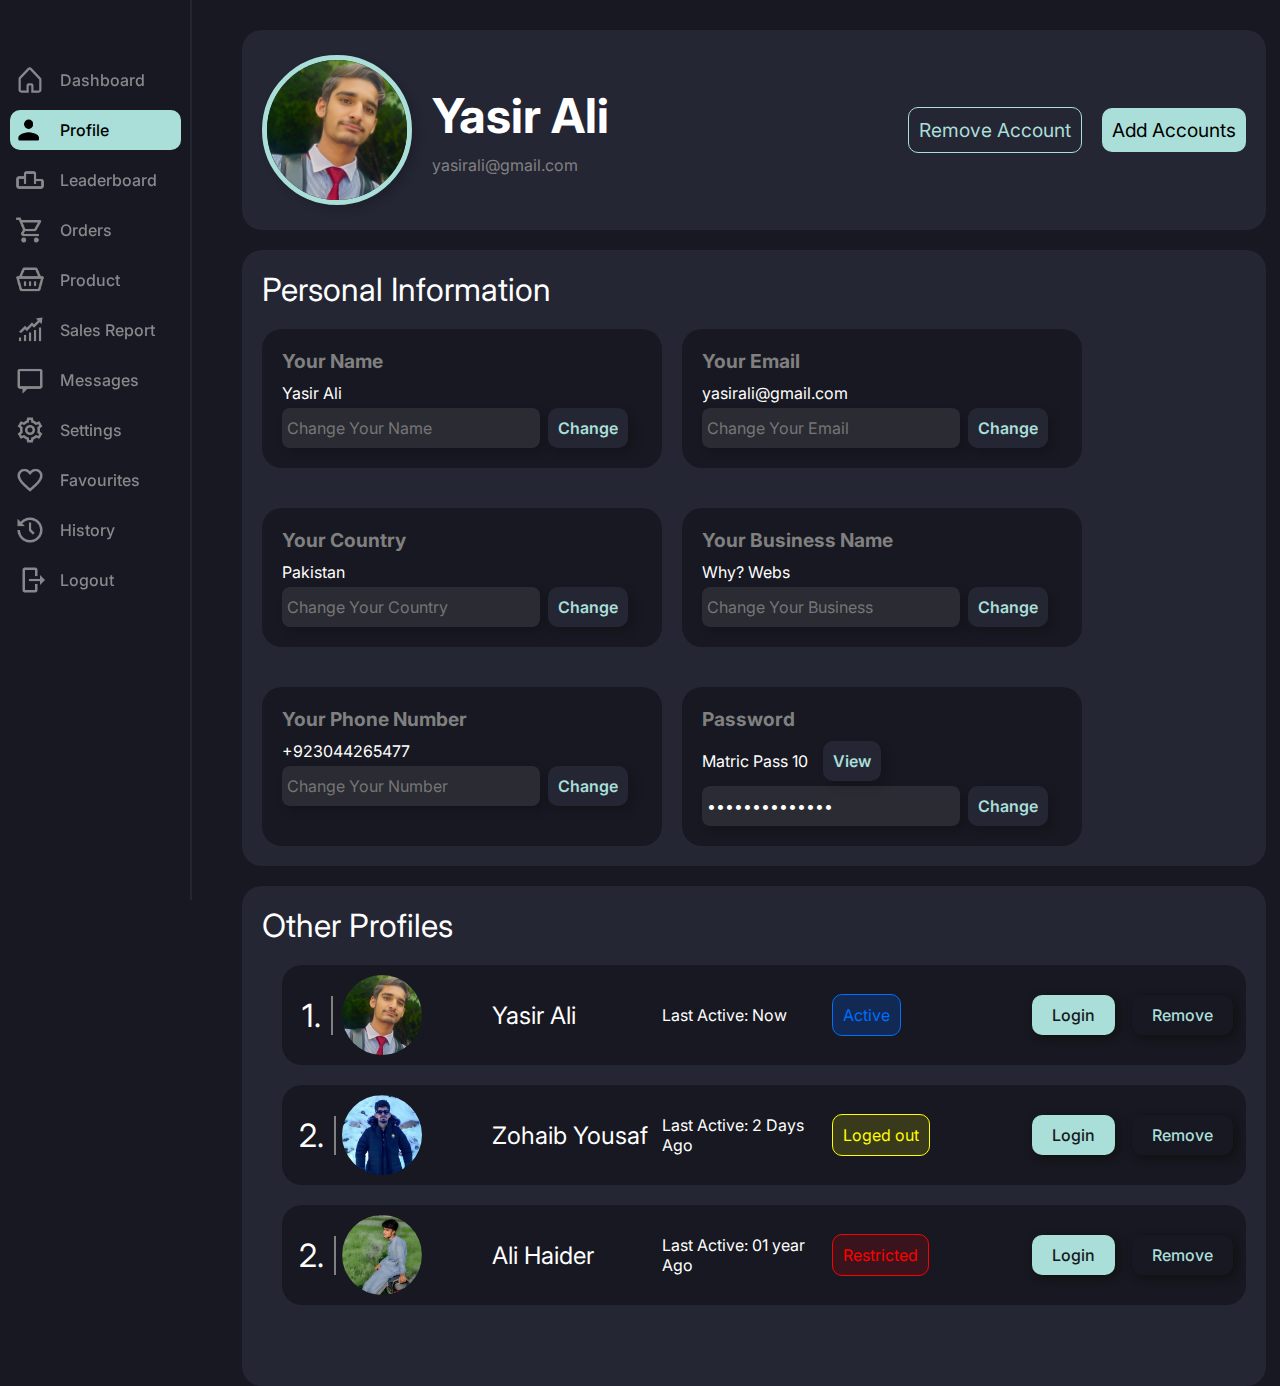
<file: profile.html>
<!DOCTYPE html>
<html lang="en">

<head>
    <meta charset="UTF-8">
    <meta name="viewport" content="width=device-width, initial-scale=1.0">
    <title>SaleMate-A Sale manager</title>
    <style>
        @import url('https://fonts.googleapis.com/css2?family=Inter:ital,opsz,wght@0,14..32,100..900;1,14..32,100..900&display=swap');
    </style>
    <link rel="stylesheet" href="styles/style.css">
    <link rel="stylesheet" href="styles/profile.css">
</head>

<body>
    <div class="nav">
        <div class="logo"></div>
        <div class="list">
            <a href="index.html"><div class="icon  dashboard">
                <div>Dashboard</div>
            </div></a>
            <a href="profile.html">
                <div class="icon profile">
                    <div>Profile</div>
                </div>
            </a>
            <a href="leaderboard.html">
                <div class="icon leader">
                    <div>Leaderboard</div>
                </div>
            </a>
            <a href="order.html">
                <div class="icon order">
                    <div>Orders</div>
                </div>
            </a>
            <a href="product.html">
                <div class="icon product">
                    <div>Product</div>
                </div>
            </a>
            <a href="sales.html">
                <div class="icon sales">
                    <div>Sales Report</div>
                </div>
            </a>
            <a href="msg.html">
                <div class="icon msg">
                    <div>Messages</div>
                </div>
            </a>
            <a href="setting.html">
                <div class="icon setting">
                    <div>Settings</div>
                </div>
            </a>
            <a href="fav.html">
                <div class="icon fav">
                    <div>Favourites</div>
                </div>
            </a>
            <a href="history.html">
                <div class="icon history">
                    <div>History</div>
                </div>
            </a>
            <a href="log.html">
                <div class="icon log">
                    <div>Logout</div>
                </div>
        </div></a>
       
    </div>

    <div class="content">
        <div class="profilearea">
            <div class="intro">
                <img src="assets/images/yasir.jpg" alt="user_profile_picture">
                <div class="userdata">
                    <div class="js-name name">Yasir Ali</div>
                    <div class="js-email email">yasirali@gmail.com</div>
                </div>

            </div>
                <div class="managingAccounts">
                   <a href="log.html"><button class="removeProfile">Remove Account</button></a> 
                    <button class="addProfile">Add Accounts</button>
                </div>
        </div>
        <div class="personalInformation">Personal Information
            <div class="personalFlex">
            <div class="namearea area">
                <h3>Your Name</h3><div class="innerarea">
                <h2 class="js-name js-name-small">Yasir Ali</h2>
                <input type="text" class="nameInput" placeholder="Change Your Name">
                <button class="changeName"
                onclick="
                change('name');
                "
                >Change</button>
                <div class="wrong-name js-wrong-name">
                    Please enter a name*
                </div></div>
            </div>
            <div class="emailarea area">
                <h3>Your Email</h3><div class="innerarea">
                <h2 class="js-email">yasirali@gmail.com</h2>
                <input type="email" class="emailInput" placeholder="Change Your Email">
                <button class="changeEmail"
                onclick="
                change('email');
                "
                >Change</button>
                    <div class="wrong-email js-wrong-email">
                        Please enter an email*
                    </div>
                    <div class="incorrect-email js-incorrect-email">
                        Please enter a valid email*
                    </div>
            </div>
            </div>
            <div class="countryarea area">
                <h3>Your Country</h3><div class="innerarea">
                <h2 class="js-country">Pakistan</h2>
                <input type="text" class="countryInput" placeholder="Change Your Country">
                <button class="changeCountry"
                onclick="
                change('country');
                "
                >Change</button></div>
            </div>
            <div class="businnesarea area">
                <h3>Your Business Name</h3><div class="innerarea">
                <h2 class="js-business">Why? Webs</h2>
                <input type="text" class="businessInput" placeholder="Change Your Business">
                <button class="changeBusiness"
                onclick="
                change('business');
                "
                >Change</button></div>
            </div>
            <div class="namearea area">
                <h3>Your Phone Number</h3><div class="innerarea">
                <h2 class="js-number">+923044265477</h2>
                <input type="tel" class="numberInput" placeholder="Change Your Number">
                <button class="changeNumber"
                onclick="
                change('number');
                "
                >Change</button></div>
            </div>
            <div class="area password">
                <h3>Password</h3><div class="innerarea">
                    <div class="password-section">
                <h2 class="js-password">***********</h2>
                <button class="js-view-password-btn"
                onclick="change('passwordHidden')"
                >View</button></div>
                <input type="password" class="passwordInput" placeholder="Change Your Password">
                <button class="changePassword"
                onclick="
                change('password');
                "
                >Change</button></div>
            </div>
        </div>
    </div>





    <div class="otherprofiles">Other Profiles
        <div class="profiles profile1">
            <div class="number">1.</div>
            <img src="assets/images/yasir.jpg" alt="users profile pic">
            <div class="name">Yasir Ali</div>
            <div class="lastactive1">Last Active: Now</div>
            <div class="status1">Active</div>
            <button class="loginBtn">Login</button>
            <button class="removeBtn">Remove</button>
        </div>
        <div class="profiles profile2">
            <div class="number">2.</div>
            <img src="assets/images/zohaib.png" alt="users profile pic">
            <div class="name">Zohaib Yousaf</div>
            <div class="lastactive1">Last Active: 2 Days Ago</div>
            <div class="status1">Loged out</div>
            <button class="loginBtn">Login</button>
            <button class="removeBtn">Remove</button>
        </div>
        <div class="profiles profile3">
            <div class="number">2.</div>
            <img src="assets/images/Ali-Haider.png" alt="users profile pic">
            <div class="name">Ali Haider</div>
            <div class="lastactive1">Last Active: 01 year Ago</div>
            <div class="status1">Restricted</div>
            <button class="loginBtn">Login</button>
            <button class="removeBtn">Remove</button>
        </div>
        <div class="profile3"></div>
        <div class="profile4"></div>
    </div>
    </div>



        <script src="scripts/script.js"></script>
        <script src="scripts/profile.js"></script>
</body>

</html>
</file>
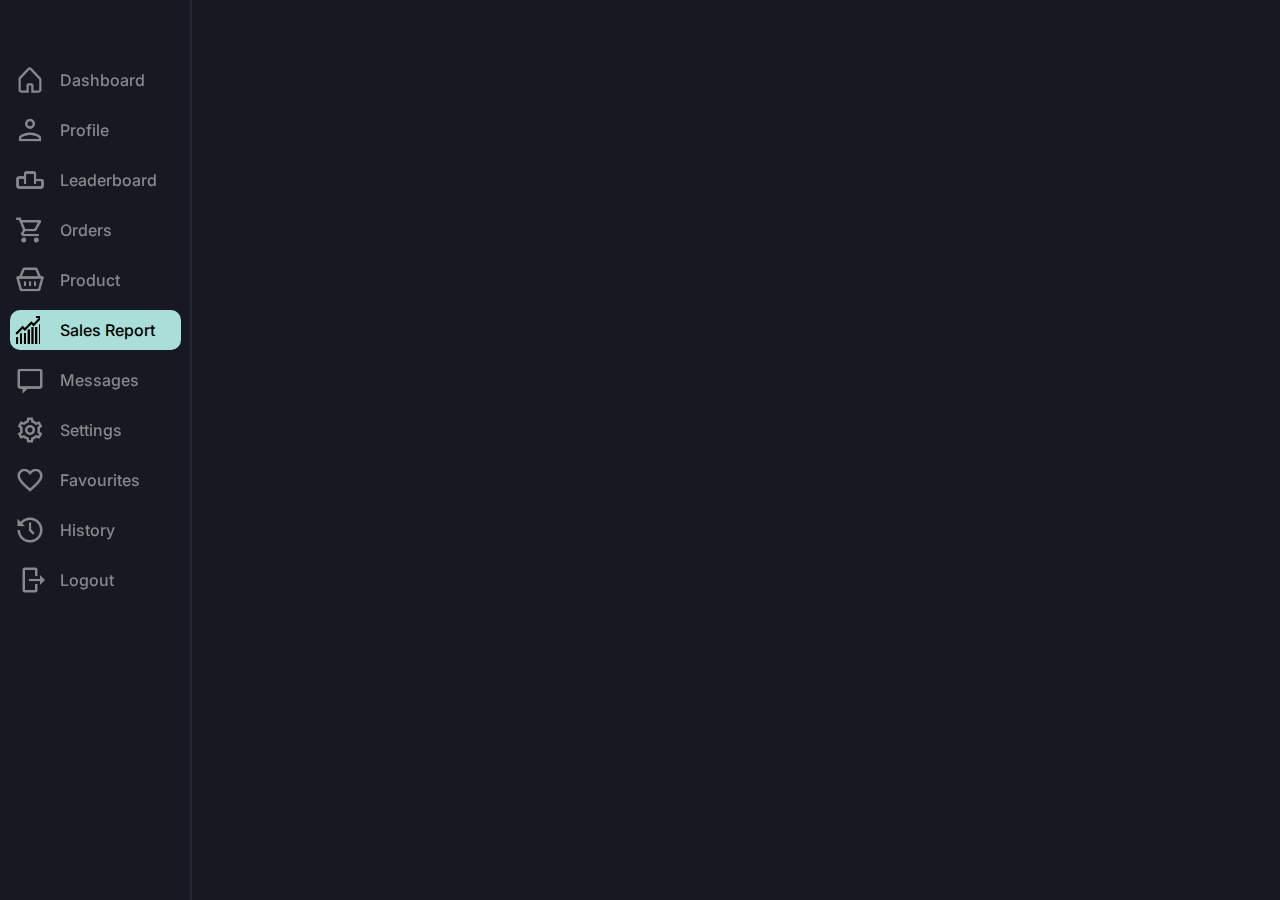
<file: sales.html>
<!DOCTYPE html>
<html lang="en">

<head>
    <meta charset="UTF-8">
    <meta name="viewport" content="width=device-width, initial-scale=1.0">
    <title>SaleMate-A Sale manager</title>
    <style>
        @import url('https://fonts.googleapis.com/css2?family=Inter:ital,opsz,wght@0,14..32,100..900;1,14..32,100..900&display=swap');
    </style>
    <link rel="stylesheet" href="styles/style.css">
    <link rel="stylesheet" href="styles/sales.css">
</head>

<body>
    <div class="nav">
        <div class="logo"></div>
        <div class="list">
           <a href="index.html"> <div class="icon  dashboard">
                <div>Dashboard</div>
            </div></a>
            <a href="profile.html">
                <div class="icon profile">
                    <div>Profile</div>
                </div>
            </a>
            <a href="leaderboard.html">
                <div class="icon leader">
                    <div>Leaderboard</div>
                </div>
            </a>
            <a href="order.html">
                <div class="icon order">
                    <div>Orders</div>
                </div>
            </a>
            <a href="product.html">
                <div class="icon product">
                    <div>Product</div>
                </div>
            </a>
            <a href="sales.html">
                <div class="icon sales">
                    <div>Sales Report</div>
                </div>
            </a>
            <a href="msg.html">
                <div class="icon msg">
                    <div>Messages</div>
                </div>
            </a>
            <a href="setting.html">
                <div class="icon setting">
                    <div>Settings</div>
                </div>
            </a>
            <a href="fav.html">
                <div class="icon fav">
                    <div>Favourites</div>
                </div>
            </a>
            <a href="history.html">
                <div class="icon history">
                    <div>History</div>
                </div>
            </a>
            <a href="log.html">
                <div class="icon log">
                    <div>Logout</div>
                </div>
        </div></a>
        <div class="content"></div>




        <script src="scripts/script.js"></script>
</body>

</html>
</file>
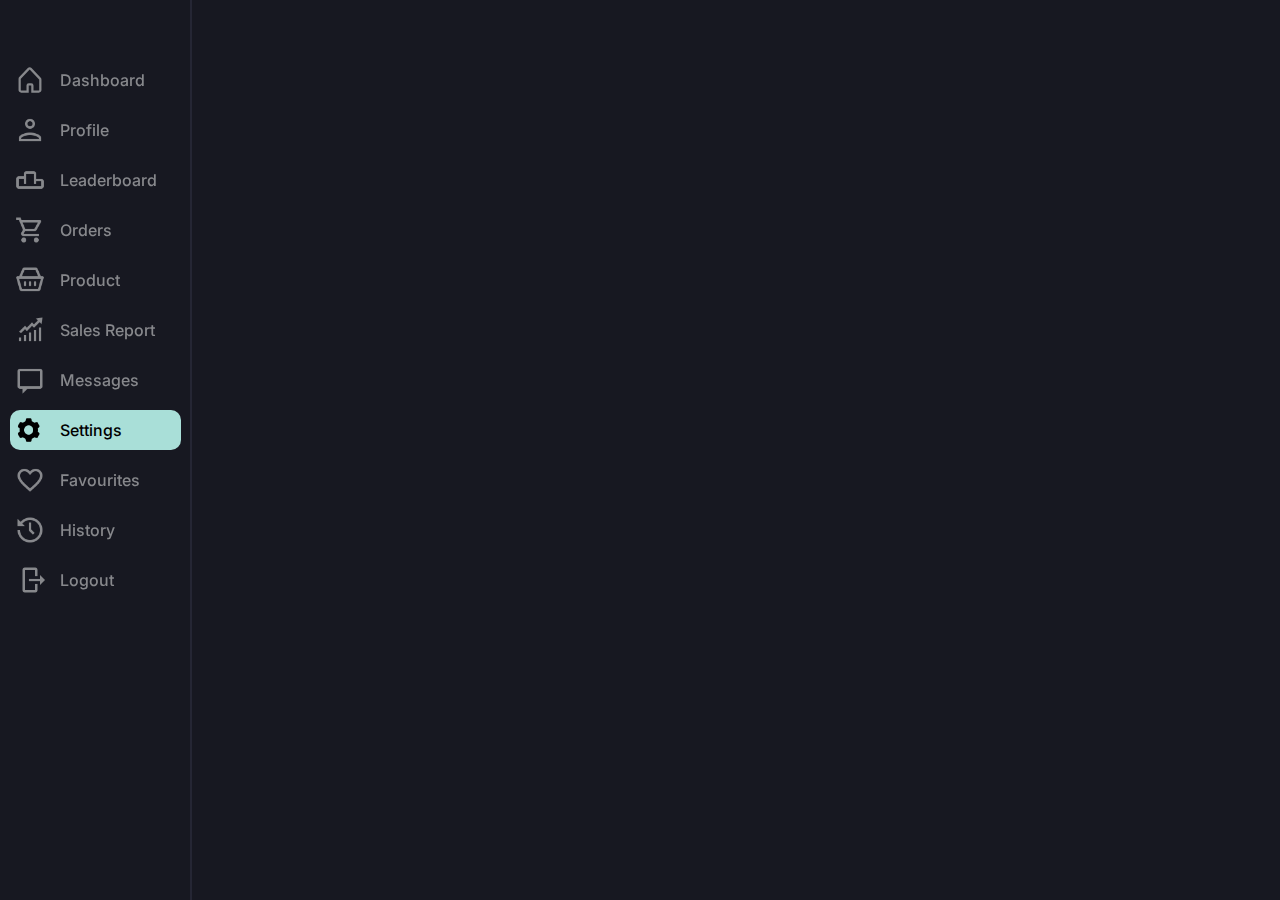
<file: setting.html>
<!DOCTYPE html>
<html lang="en">

<head>
    <meta charset="UTF-8">
    <meta name="viewport" content="width=device-width, initial-scale=1.0">
    <title>SaleMate-A Sale manager</title>
    <style>
        @import url('https://fonts.googleapis.com/css2?family=Inter:ital,opsz,wght@0,14..32,100..900;1,14..32,100..900&display=swap');
    </style>
    <link rel="stylesheet" href="styles/style.css">
    <link rel="stylesheet" href="styles/setting.css">
</head>

<body>
    <div class="nav">
        <div class="logo"></div>
        <div class="list">
          <a href="index.html">  <div class="icon  dashboard">
                <div>Dashboard</div>
            </div></a>
            <a href="profile.html">
                <div class="icon profile">
                    <div>Profile</div>
                </div>
            </a>
            <a href="leaderboard.html">
                <div class="icon leader">
                    <div>Leaderboard</div>
                </div>
            </a>
            <a href="order.html">
                <div class="icon order">
                    <div>Orders</div>
                </div>
            </a>
            <a href="product.html">
                <div class="icon product">
                    <div>Product</div>
                </div>
            </a>
            <a href="sales.html">
                <div class="icon sales">
                    <div>Sales Report</div>
                </div>
            </a>
            <a href="msg.html">
                <div class="icon msg">
                    <div>Messages</div>
                </div>
            </a>
            <a href="setting.html">
                <div class="icon setting">
                    <div>Settings</div>
                </div>
            </a>
            <a href="fav.html">
                <div class="icon fav">
                    <div>Favourites</div>
                </div>
            </a>
            <a href="history.html">
                <div class="icon history">
                    <div>History</div>
                </div>
            </a>
            <a href="log.html">
                <div class="icon log">
                    <div>Logout</div>
                </div>
        </div></a>
        <div class="content"></div>




        <script src="scripts/script.js"></script>
</body>

</html>
</file>
<file: styles/style.css>
* {
        padding: 0;
        margin: 0;
        box-sizing: border-box;
        font-family: "Inter", sans-serif;
        color: white;
    }

    :root {
        --bodybg: #171821;
        --bg: #252634;
        --primary: #A9DFD8;
        --radius: 10px;
    }

    body {
        background-color: var(--bodybg);
        display: flex;
    }

    .nav {
        position: fixed;
        top: 0;
        left: 0;
        width: 15vw;
        height: 100vh;
        border-right: 2px solid var(--bg);
    }

    .content {
        margin-top: 30px;
        margin-left: calc(15vw + 50px);
        margin-right: 50px;
        width: 80%;
        height: auto;
    }

    .logo {
        color: #ebebeb;
        width: 90%;
        height: 60px;
        margin: auto;
    }

    .list {
        width: 90%;
        margin: auto;
        height: 100%;
        display: flex;
        flex-direction: column;
        row-gap: 10px;
    }

    .list div {
        width: 100%;
        height: 40px;
        display: flex;
        align-items: center;
        position: relative;
    }

    .dashboard div {
        color: #87888c;
        padding-left: 50px;
        width: 100%;
        height: 100%;
        font-weight: 500;
    }

    .profile div {
        color: #87888c;
        padding-left: 50px;
        width: 100%;
        height: 100%;
        font-weight: 500;
    }

    .leader div {
        color: #87888c;
        padding-left: 50px;
        width: 100%;
        height: 100%;
        font-weight: 500;
    }

    .order div {
        color: #87888c;
        padding-left: 50px;
        width: 100%;
        height: 100%;
        font-weight: 500;
    }

    .product div {
        color: #87888c;
        padding-left: 50px;
        width: 100%;
        height: 100%;
        font-weight: 500;
    }

    .sales div {
        color: #87888c;
        padding-left: 50px;
        width: 100%;
        height: 100%;
        font-weight: 500;
    }

    .msg div {
        color: #87888c;
        padding-left: 50px;
        width: 100%;
        height: 100%;
        font-weight: 500;
    }

    .setting div {
        color: #87888c;
        padding-left: 50px;
        width: 100%;
        height: 100%;
        font-weight: 500;
    }

    .fav div {
        color: #87888c;
        padding-left: 50px;
        width: 100%;
        height: 100%;
        font-weight: 500;
    }

    .history div {
        color: #87888c;
        padding-left: 50px;
        width: 100%;
        height: 100%;
        font-weight: 500;
    }

    .log div {
        color: #87888c;
        padding-left: 50px;
        width: 100%;
        height: 100%;
        font-weight: 500;
    }

    .list div div:hover {
        border-radius: 10px;
        cursor: pointer;
        background-color: hsla(0, 0%, 100%, 0.03);
    }

    .hide-before::before {
        opacity: 0;
    }

    .icon::before {
        content: '';
        z-index: 2;
        position: absolute;
        left: 5px;
        width: 30px;
        height: 30px;
        background: url("../assets/icons/home_o.svg");
        background-size: cover;
    }

    .icon::after {
        opacity: 0;
        content: '';
        z-index: 2;
        position: absolute;
        left: 5px;
        width: 15%;
        height: 70%;
        background: url("../assets/icons/home.svg");
        background-size: cover;
    }

    .icon:hover::after {
        opacity: 1;
    }

    .icon:hover::before {
        opacity: 0;
    }

    .active {
        color: black;
        background-color: var(--primary);
        border-radius: 10px;
        position: relative;
        z-index: 3;
        width: 100%;
        height: 100%;
    }

    .active div {
        color: black;
    }

    .active:after {
        opacity: 1;
        content: '';
        z-index: 2;
        position: absolute;
        left: 5px;
        width: 15%;
        height: 70%;
        background: url("../assets/icons/home.svg");
        background-size: cover;
    }

    .profile::before {
        content: '';
        z-index: 2;
        position: absolute;
        left: 5px;
        width: 30px;
        height: 30px;
        background: url("../assets/icons/user_o.png");
        background-size: cover;
    }

    .profile::after {
        opacity: 0;
        content: '';
        z-index: 2;
        position: absolute;
        left: 5px;
        width: 15%;
        height: 70%;
        background: url("../assets/icons/icons8-user-96\ \(1\).png");
        background-size: cover;
    }

    .profile:hover::after {
        opacity: 1;
    }

    .profile:hover::before {
        opacity: 0;
    }

    .leader::before {
        content: '';
        z-index: 2;
        position: absolute;
        left: 5px;
        width: 30px;
        height: 30px;
        background: url("../assets/icons/leaderboard_o.png");
        background-size: cover;
    }
    
    .leader::after {
        opacity: 0;
        content: '';
        z-index: 2;
        position: absolute;
        left: 5px;
        width: 15%;
        height: 70%;
        background: url("../assets/icons/icons8-leaderboard-96.png");
        background-size: cover;
    }
    
    .leader:hover::after {
        opacity: 1;
    }
    
    .leader:hover::before {
        opacity: 0;
    }
    
    .order::before {
        content: '';
        z-index: 2;
        position: absolute;
        left: 5px;
        width: 30px;
        height: 30px;
        background: url("../assets/icons/order_0.png");
        background-size: cover;
    }
    
    .order::after {
        opacity: 0;
        content: '';
        z-index: 2;
        position: absolute;
        left: 5px;
        width: 15%;
        height: 70%;
        background: url("../assets/icons/icons8-shopping-cart-96.png");
        background-size: cover;
    }
    
    .order:hover::after {
        opacity: 1;
    }
    
    .order:hover::before {
        opacity: 0;
    }
    
    .product::before {
        content: '';
        z-index: 2;
        position: absolute;
        left: 5px;
        width: 30px;
        height: 30px;
        background: url("../assets/icons/product_o.png");
        background-size: cover;
        opacity: var(--before-opacity);
    }
    
    .product::after {
        opacity: 0;
        content: '';
        z-index: 2;
        position: absolute;
        left: 5px;
        width: 15%;
        height: 70%;
        background: url("../assets/icons/icons8-basket-96.png");
        background-size: cover;
    }
    
    .product:hover::after {
        opacity: 1;
    }
    
    .product:hover::before {
        opacity: 0;
    }
    
    .sales::before {
        content: '';
        z-index: 2;
        position: absolute;
        left: 5px;
        width: 30px;
        height: 30px;
        background: url("../assets/icons/sales_o.png");
        background-size: cover;
    }
    
    .sales::after {
        opacity: 0;
        content: '';
        z-index: 2;
        position: absolute;
        left: 5px;
        width: 15%;
        height: 70%;
        background: url("../assets/icons/icons8-sales-100.png");
        background-size: cover;
    }
    
    .sales:hover::after {
        opacity: 1;
    }
    
    .sales:hover::before {
        opacity: 0;
    }
    
    .msg::before {
        content: '';
        z-index: 2;
        position: absolute;
        left: 5px;
        width: 30px;
        height: 30px;
        background: url("../assets/icons/msg_o.png");
        background-size: cover;
    }
    
    .msg::after {
        opacity: 0;
        content: '';
        z-index: 2;
        position: absolute;
        left: 5px;
        width: 15%;
        height: 70%;
        background: url("../assets/icons/icons8-topic-96.png");
        background-size: cover;
    }
    
    .msg:hover::after {
        opacity: 1;
    }
    
    .msg:hover::before {
        opacity: 0;
    }
    
    .setting::before {
        content: '';
        z-index: 2;
        position: absolute;
        left: 5px;
        width: 30px;
        height: 30px;
        background: url("../assets/icons/setting_o.png");
        background-size: cover;
    }
    
    .setting::after {
        opacity: 0;
        content: '';
        z-index: 2;
        position: absolute;
        left: 5px;
        width: 15%;
        height: 70%;
        background: url("../assets/icons/icons8-settings-96.png");
        background-size: cover;
    }
    
    .setting:hover::after {
        opacity: 1;
    }
    
    .setting:hover::before {
        opacity: 0;
    }
    
    .fav::before {
        content: '';
        z-index: 2;
        position: absolute;
        left: 5px;
        width: 30px;
        height: 30px;
        background: url("../assets/icons/favourite_o.png");
        background-size: cover;
    }
    
    .fav::after {
        opacity: 0;
        content: '';
        z-index: 2;
        position: absolute;
        left: 5px;
        width: 15%;
        height: 70%;
        background: url("../assets/icons/icons8-heart-96.png");
        background-size: cover;
    }
    
    .fav:hover::after {
        opacity: 1;
    }
    
    .fav:hover::before {
        opacity: 0;
    }
    
    .history::before {
        content: '';
        z-index: 2;
        position: absolute;
        left: 5px;
        width: 30px;
        height: 30px;
        background: url("../assets/icons/history_o.png");
        background-size: cover;
    }
    
    .history::after {
        opacity: 0;
        content: '';
        z-index: 2;
        position: absolute;
        left: 5px;
        width: 15%;
        height: 70%;
        background: url("../assets/icons/icons8-history-96.png");
        background-size: cover;
    }
    
    .history:hover::after {
        opacity: 1;
    }
    
    .history:hover::before {
        opacity: 0;
    }
    
    .log::before {
        content: '';
        z-index: 2;
        position: absolute;
        left: 5px;
        width: 30px;
        height: 30px;
        background: url("../assets/icons/logout_o.png");
        background-size: cover;
    }
    
    .log::after {
        opacity: 0;
        content: '';
        z-index: 2;
        position: absolute;
        left: 5px;
        width: 15%;
        height: 70%;
        background: url("../assets/icons/icons8-export-96.png");
        background-size: cover;
    }
    

    .log:hover::after {
        opacity: 1;
    }

    .log:hover::before {
        opacity: 0;
    }

    a {
        text-decoration: none;
    }


    .firstportion {
        width: 100%;
        height: 50px;
        position: relative;
        display: flex;
        align-items: center;
        justify-content: space-between;
    }

    #search {
        width: 70%;
        height: 100%;
        border-radius: var(--radius);
        background-color: var(--bg);
        border-width: 0;
        font-size: 1.5rem;
        color: white;
        padding-left: 50px;
        line-height: 100%;
        display: flex;
        align-items: center;
        padding-bottom: 5px;
    }

    #searchicon {
        left: 15px;
        position: absolute;
        width: 20px;
        height: 20px;
    }

    #search::placeholder {
        font-size: 1.1rem;
        color: rgba(255, 255, 255, 0.786);
    }

    .profileicon {
        width: auto;
        height: 100%;
        display: flex;
        align-items: center;
        column-gap: 20px;
    }

    .profileicon * {
        cursor: pointer;
    }

    #user_profile_pic {
        width: 40px;
        height: 40px;
        border-radius: 50%;
    }

    #notification_bell_icon {
        width: 20px;
        height: 20px;
    }

    #secondportion {
        width: 100%;
        height: 350px;
        margin-top: 50px;
        display: flex;
        column-gap: 20px;
    }

    #todaysales {
        border-radius: 15px;
        width: 70%;
        height: 100%;
        background-color: var(--bg);
    }

    #todaysales * {
        margin-left: 20px;
    }

    .heading {
        margin-left: 20px;
        margin-top: 30px;
        margin-bottom: 10px;
        font-weight: 400;
    }

    .para {
        color: rgb(163, 163, 163);
    }

    #salesdata {
        margin-left: 10px;
        width: 95%;
        height: 180px;
        margin-top: 30px;
        margin-right: 50px;
        display: flex;
    }

    #salesdata a {
        width: auto;
        height: auto;
        margin-left: 0;
        margin-right: 10px;
    }

    .saledata {
        border-radius: 20px;
        width: 100%;
        height: 100%;
        background-color: var(--bodybg);
        transition: all 0.2s ease-in-out;
        display: flex;
        flex-direction: column;
        row-gap: 20px;
    }

    .quantity {
        font-weight: 500;
        font-size: 1.5rem;
        justify-self: center;
    }

    .coloredtext1 {
        font-size: 0.9rem;
        justify-self: flex-end;
        color: #FEB95A;
    }

    .coloredtext2 {
        font-size: 0.9rem;
        justify-self: flex-end;
        color: #A9DFD8;
    }

    .coloredtext3 {
        font-size: 0.9rem;
        justify-self: flex-end;
        color: #F2C8ED;
    }

    .coloredtext4 {
        font-size: 0.9rem;
        justify-self: flex-end;
        color: #20AEF3;
    }

    .saledata img {
        width: 50px;
        height: 50px;
        margin-top: 20px;
    }

    .saledata:hover {
        box-shadow: 3px 6px 17px #000000e6;
    }

    #level {
        border-radius: 15px;
        width: 30%;
        height: 100%;
        background-color: var(--bg);
    }

    #level h2 {
        margin-left: 20px;
    }

    .linegraph {
        margin: auto;
        margin-top: 20px;
        border-bottom: 0.5px solid rgba(128, 128, 128, 0.514);
        width: 100%;
        height: 55%;
        display: flex;
        justify-content: space-evenly;
    }

    .line {
        width: 20px;
        height: 100%;
        background-color: #4a4a56c9;
        position: relative;
        border-top-left-radius: 5px;
        border-top-right-radius: 5px;
        align-items: flex-end;
    }

    .line::after {
        border-top-left-radius: 5px;
        border-top-right-radius: 5px;
        content: '';
        width: 100%;
        height: 0;
        position: absolute;
        bottom: 0;
        left: 0;
        background-color: var(--primary);
        animation: graphup 1s ease-in-out 0s 1 forwards;
    }

    @keyframes graphup {
        from {
            height: 0;
        }

        to {
            height: 45%;
        }
    }

    #line1 {
        height: 80%;
        align-self: flex-end;
    }

    #line2 {
        height: 60%;
        align-self: flex-end;
    }

    #line3 {
        height: 40%;
        align-self: flex-end;
    }

    #line4 {
        height: 90%;
        align-self: flex-end;
    }

    #line5 {
        height: 65%;
        align-self: flex-end;
    }

    #line6 {
        height: 78%;
        align-self: flex-end;
    }

    #volume_service {
        width: 100%;
        height: 20%;
        margin-top: 5px;
        display: flex;
        align-items: center;
    }

    #volume {
        height: 20px;
        width: 50%;
        margin-left: 50px;
        border-right: 4px solid #4a4a56c9;
        position: relative;
        display: flex;
        align-items: center;
    }

    #volume::before {
        content: '';
        position: absolute;
        background-color: var(--primary);
        width: 7px;
        height: 7px;
        border-radius: 50%;
        left: -20px;
    }

    #service::before {
        content: '';
        position: absolute;
        background-color: #4a4a56c9;
        width: 7px;
        height: 7px;
        border-radius: 50%;
        left: -20px;
    }

    #service {
        width: 50%;
        margin-left: 50px;
        position: relative;
        display: flex;
        align-items: center;
    }

    #thirdportion {
        width: 100%;
        height: 400px;
        margin-top: 20px;
        display: flex;
        column-gap: 20px;
        margin-bottom: 50px;
    }

    #thirdportion table {
        width: 100%;
        height: 90%;
    }

    #thirdportion td {
        padding: 15px;
        padding-top: 10px;
        padding-bottom: 10px;
        padding-left: 40px;
        border-bottom: 1px solid var(--bodybg);
    }

    #thirdportion th {
        border-bottom: 1px solid var(--bodybg);
        padding-top: 20px;
        padding-bottom: 20px;
        text-align: left;
        padding-left: 40px;
        color: #757575;
        font-size: 1.3rem;
        font-weight: 600;
    }

    .topproductline div {
        animation: popularityAnimation 1s ease-in-out 0s 1 forwards ;
        background-color: #4a4a56c9;
        width: 300px;
        height: 5px;
        padding: 0;
        border-radius: 100px;
        position: relative;
    }

    #topproductline1 div::after {
        content: '';
        position: absolute;
        top: 0;
        left: 0;
        height: 100%;
        border-radius: 100px;
        width: 80%;
        background-color: #FEB95A;
    }
    #topproductbox1 {
        position: relative;
        display: flex;
        align-items: center;
        justify-content: center;
        color: #FEB95A;
    }

    #topproductbox1 div {
        position: absolute;
        width: 60px;
        right: 10px;
        height: 40px;
        border-radius: 10px;
        background-color:#feba5a4b;
        border: 1px solid #FEB95A;
    }

    #topproductline2 div::after {
        content: '';
        position: absolute;
        top: 0;
        left: 0;
        height: 100%;
        border-radius: 100px;
        width: 60%;
        background-color: #A9DFD8;
    }
    #topproductbox2 {
        position: relative;
        display: flex;
        align-items: center;
        justify-content: center;
        color: #A9DFD8;
    }

    #topproductbox2 div {
        position: absolute;
        width: 60px;
        right: 10px;
        height: 40px;
        border-radius: 10px;
        background-color:#a9dfd85a;
        border: 1px solid #A9DFD8;
    }

    #topproductline3 div::after {
        content: '';
        position: absolute;
        top: 0;
        left: 0;
        height: 100%;
        border-radius: 100px;
        width: 45%;
        background-color: #20AEF3;
    }

    #topproductline4 div::after {
        content: '';
        position: absolute;
        top: 0;
        left: 0;
        height: 100%;
        border-radius: 100px;
        width: 75%;
        background-color: #F2C8ED;
    }

    #topproductbox3 {
        position: relative;
        display: flex;
        align-items: center;
        justify-content: center;
        color: #20AEF3;
    }

    #topproductbox3 div {
        position: absolute;
        width: 60px;
        right: 10px;
        height: 40px;
        border-radius: 10px;
        background-color:#20adf34e;
        border: 1px solid #20AEF3;
    }
    #topproductbox4 {
        position: relative;
        display: flex;
        align-items: center;
        justify-content: center;
        color: #F2C8ED;
    }

    #topproductbox4 div {
        position: absolute;
        width: 60px;
        right: 10px;
        height: 40px;
        border-radius: 10px;
        background-color: #f2c8ed45;
        border: 1px solid #F2C8ED;
    }

    @keyframes popularityAnimation {
        from{width: 0;} to{width: 300px;}
    }

    #topproducts {
        border-radius: 15px;
        width: 70%;
        height: 100%;
        background-color: var(--bg);
    }

    #customerfullfilment {
        border-radius: 15px;
        width: 30%;
        height: 100%;
        background-color: var(--bg);
    }
    .container{
        width: 100%;
        height: 60%;
        display: flex;
        justify-content: center;
        align-items: center;
        border-bottom: 0.5px solid rgba(128, 128, 128, 0.514);
    }
    .container img{
        width: 90%;
    }
    .lower{
        width: 100%;
        height: 20%;   
        display: flex;
        justify-content: space-around;
        align-items: center;
    }
    .lastmonth{
        height: 40px;
        align-content: center;
        padding-right: 50px;
        border-right: 0.5px solid rgba(128, 128, 128, 0.514);   
        position: relative; 
        display: flex;
        align-items: center;
        color: rgb(139, 139, 139);
    }
    .lastmonth::before{
        content: '';
        position: absolute;
        width: 6px;
        height: 6px;
        border-radius: 50%;
        left: -15px;
        background-color: var(--primary);
    }
    .lastmonth::after{
        content: '$4,087';
        position: absolute;
        width: 6px;
        height: 6px;
        border-radius: 50%;
        justify-content: center;
        top: 30px;
        left: 10px;
        color: white;
    }
    .thismonth::after{
        content: '$5,506';
        position: absolute;
        width: 6px;
        height: 6px;
        border-radius: 50%;
        justify-content: center;
        top: 20px;
        left: 10px;
        color: white;
    }
    .thismonth{
        display: flex;
        align-items: center;
        position: relative;
        color: rgb(139, 139, 139);
    }
    .thismonth::before{
        content: '';
        position: absolute;
        width: 6px;
        height: 6px;
        border-radius: 50%;
        left: -15px;
        background-color: grey;
    }
    .salestag{
        text-align: left;
        padding-left: 10px;    
    }
    tr{
        width: 90%;
    }






    /* Styling for Last Portion */


    #forthportion{
        display: flex;
        width: 100%;    
        height: 500px;
        column-gap: 20px;
    }
    #earning{
        width: 30%;
        height: 400px;
        background-color: var(--bg);
        border-radius: 20px;
        padding: 20px;
        display: flex;
        flex-direction: column;
        row-gap: 20px;
    }
    #earning p{
        color: grey;
    }
    #earning h2{
        color: var(--primary);
    }



    #visitorinsight{
        width: 70%;
        height: 400px;
        background-color: var(--bg);
        border-radius: 20px;
        padding: 20px;
        display: flex;
        flex-direction: column;
        row-gap: 20px;
    }
    .ungraph{
        width: 100%;
        display: flex;
        justify-content: space-between;
        margin-bottom: 20px;
    }
    .ungraph h3{
        font-size: 1.3rem;
    }
    .ungraph p{
        background-color: var(--bodybg);
        padding: 5px;
        padding-left: 30px;
        padding-right: 15px;
        border-radius: 5px;
        position: relative;
        display: flex;
        align-items: center;
    }
    .ungraph p::after{
        width: 7px;
        height: 7px;content: '';
        position: absolute;
        background-color: orange;
        border-radius: 50%;
        top: 0;
        left: 0;    
        transform: translateY(11px)  translateX(5px);
    }
    .graph img{
        width: 100%;
    }
</file>
<file: styles/fav.css>
.factive{
    color: black;
    background-color: var(--primary);
    border-radius: 10px;
    position: relative;
    z-index: 3;
    width: 100%;
    height: 100%;
}
.factive div{
    color: black;
}
.factive:after{
    opacity: 1;
    content: '';
    z-index: 2;
    position: absolute;
    left: 5px;
    width: 15%;
    height: 70%;    
    background: url("../assets/icons/icons8-heart-96.png");
    background-size: cover; 
}
</file>
<file: styles/history.css>
.hactive{
    color: black;
    background-color: var(--primary);
    border-radius: 10px;
    position: relative;
    z-index: 3;
    width: 100%;
    height: 100%;
}
.hactive div{
    color: black;
}
.hactive:after{
    opacity: 1;
    content: '';
    z-index: 2;
    position: absolute;
    left: 5px;
    width: 15%;
    height: 70%;    
    background: url("../assets/icons/icons8-history-96.png");
    background-size: cover; 
}
</file>
<file: styles/icons.css>
.stash--headphones-duotone {
    display: inline-block;
    width: 30px;
    height: 30px;
    --svg: url("data:image/svg+xml,%3Csvg xmlns='http://www.w3.org/2000/svg' viewBox='0 0 24 24'%3E%3Cpath fill='%23000' d='M6.764 11.622c.525.206.95.65 1.107 1.238l.988 3.688a1.84 1.84 0 0 1-1.302 2.254a3.66 3.66 0 0 1-4.481-2.587l-.047-.176a3.66 3.66 0 0 1 2.229-4.365a6.75 6.75 0 0 1 13.477-.133l.066.017a3.66 3.66 0 0 1 2.588 4.481l-.047.176a3.66 3.66 0 0 1-4.482 2.587a1.84 1.84 0 0 1-1.302-2.254l.989-3.688c.114-.427.369-.778.7-1.017a5.25 5.25 0 0 0-10.483-.221m11.649 1.385a.34.34 0 0 0-.418.24l-.988 3.689a.34.34 0 0 0 .241.418a2.16 2.16 0 0 0 2.645-1.527l.047-.176a2.16 2.16 0 0 0-1.527-2.644m-11.991.24a.34.34 0 0 0-.417-.24a2.16 2.16 0 0 0-1.527 2.644l.047.176a2.16 2.16 0 0 0 2.644 1.527a.34.34 0 0 0 .241-.418z'/%3E%3Cpath fill='%23000' d='M17.995 13.248a.34.34 0 0 1 .418-.241a2.16 2.16 0 0 1 1.527 2.644l-.047.176a2.16 2.16 0 0 1-2.645 1.527a.34.34 0 0 1-.24-.418zm-11.99-.241a.34.34 0 0 1 .417.24l.988 3.689a.34.34 0 0 1-.24.418a2.16 2.16 0 0 1-2.645-1.527l-.047-.176a2.16 2.16 0 0 1 1.527-2.644' opacity='0.5'/%3E%3C/svg%3E");
    background-color: currentColor;
    -webkit-mask-image: var(--svg);
    mask-image: var(--svg);
    -webkit-mask-repeat: no-repeat;
    mask-repeat: no-repeat;
    -webkit-mask-size: 100% 100%;
    mask-size: 100% 100%;
}
.solar--camera-linear {
    display: inline-block;
    width: 30px;
    height: 30px;
    --svg: url("data:image/svg+xml,%3Csvg xmlns='http://www.w3.org/2000/svg' viewBox='0 0 24 24'%3E%3Cg fill='none' stroke='%23000' stroke-width='1.5'%3E%3Ccircle cx='12' cy='13' r='3'/%3E%3Cpath d='M9.778 21h4.444c3.121 0 4.682 0 5.803-.735a4.4 4.4 0 0 0 1.226-1.204c.749-1.1.749-2.633.749-5.697s0-4.597-.749-5.697a4.4 4.4 0 0 0-1.226-1.204c-.72-.473-1.622-.642-3.003-.702c-.659 0-1.226-.49-1.355-1.125A2.064 2.064 0 0 0 13.634 3h-3.268c-.988 0-1.839.685-2.033 1.636c-.129.635-.696 1.125-1.355 1.125c-1.38.06-2.282.23-3.003.702A4.4 4.4 0 0 0 2.75 7.667C2 8.767 2 10.299 2 13.364s0 4.596.749 5.697c.324.476.74.885 1.226 1.204C5.096 21 6.657 21 9.778 21Z'/%3E%3Cpath stroke-linecap='round' d='M19 10h-1'/%3E%3C/g%3E%3C/svg%3E");
    background-color: currentColor;
    -webkit-mask-image: var(--svg);
    mask-image: var(--svg);
    -webkit-mask-repeat: no-repeat;
    mask-repeat: no-repeat;
    -webkit-mask-size: 100% 100%;
    mask-size: 100% 100%;
  }
  .circum--monitor {
    display: inline-block;
    width: 30px;
    height: 30px;
    --svg: url("data:image/svg+xml,%3Csvg xmlns='http://www.w3.org/2000/svg' viewBox='0 0 24 24'%3E%3Cpath fill='%23000' d='M18.435 3.06H5.565a2.5 2.5 0 0 0-2.5 2.5v8.88a2.507 2.507 0 0 0 2.5 2.5h2.91l-.37 3H7a.5.5 0 0 0 0 1h10.01a.5.5 0 0 0 0-1H15.9l-.37-3h2.91a2.507 2.507 0 0 0 2.5-2.5V5.56a2.5 2.5 0 0 0-2.505-2.5M14.9 19.94H9.115l.37-3h5.03Zm5.04-5.5a1.5 1.5 0 0 1-1.5 1.5H5.565a1.5 1.5 0 0 1-1.5-1.5V5.56a1.5 1.5 0 0 1 1.5-1.5h12.87a1.5 1.5 0 0 1 1.5 1.5Z'/%3E%3C/svg%3E");
    background-color: currentColor;
    -webkit-mask-image: var(--svg);
    mask-image: var(--svg);
    -webkit-mask-repeat: no-repeat;
    mask-repeat: no-repeat;
    -webkit-mask-size: 100% 100%;
    mask-size: 100% 100%;
  }
  .circum--keyboard {
    display: inline-block;
    width: 30px;
    height: 30px;
    --svg: url("data:image/svg+xml,%3Csvg xmlns='http://www.w3.org/2000/svg' viewBox='0 0 24 24'%3E%3Cpath fill='%23000' d='M19.437 18.5H4.562a2.5 2.5 0 0 1-2.5-2.5V8a2.5 2.5 0 0 1 2.5-2.5h14.875a2.5 2.5 0 0 1 2.5 2.5v8a2.5 2.5 0 0 1-2.5 2.5M4.562 6.5a1.5 1.5 0 0 0-1.5 1.5v8a1.5 1.5 0 0 0 1.5 1.5h14.875a1.5 1.5 0 0 0 1.5-1.5V8a1.5 1.5 0 0 0-1.5-1.5Z'/%3E%3Cpath fill='%23000' d='M5.548 16.5h12.9a.5.5 0 0 0 0-1h-12.9a.5.5 0 0 0 0 1'/%3E%3Ccircle cx='5.82' cy='9.248' r='.75' fill='%23000'/%3E%3Ccircle cx='9.94' cy='9.248' r='.75' fill='%23000'/%3E%3Ccircle cx='14.06' cy='9.248' r='.75' fill='%23000'/%3E%3Ccircle cx='18.18' cy='9.248' r='.75' fill='%23000'/%3E%3Ccircle cx='5.82' cy='12.998' r='.75' fill='%23000'/%3E%3Ccircle cx='9.94' cy='12.998' r='.75' fill='%23000'/%3E%3Ccircle cx='14.06' cy='12.998' r='.75' fill='%23000'/%3E%3Ccircle cx='18.18' cy='12.998' r='.75' fill='%23000'/%3E%3C/svg%3E");
    background-color: currentColor;
    -webkit-mask-image: var(--svg);
    mask-image: var(--svg);
    -webkit-mask-repeat: no-repeat;
    mask-repeat: no-repeat;
    -webkit-mask-size: 100% 100%;
    mask-size: 100% 100%;
  }
  .arcticons--digital-watch {
    display: inline-block;
    width: 30px;
    height: 30px;
    --svg: url("data:image/svg+xml,%3Csvg xmlns='http://www.w3.org/2000/svg' viewBox='0 0 48 48'%3E%3Cpath fill='none' stroke='%23000' stroke-linecap='round' stroke-linejoin='round' d='m30.814 36.08l-.453 5.656a2.04 2.04 0 0 1-2.024 1.764H17.946a2.04 2.04 0 0 1-2.024-1.763l-.453-5.658M26.556 43.5v-6.757m-6.83 6.757v-6.757m.737-2.945h5.133m-8.469-7.19v-5.183m2.599 5.183v-5.183m6.567 5.183v-5.183m2.526 5.183v-5.183m1.995-9.571l-.453-5.59A2.04 2.04 0 0 0 28.337 4.5H17.946c-1.02 0-1.885.753-2.024 1.764l-.453 5.59M26.556 4.5v6.79m-6.83-6.79v6.79'/%3E%3Ccircle cx='23.142' cy='25.608' r='.75' fill='%23000'/%3E%3Ccircle cx='23.142' cy='22.425' r='.75' fill='%23000'/%3E%3Cpath fill='none' stroke='%23000' stroke-linecap='round' stroke-linejoin='round' d='M35.867 20.12h1.717v3.89H35.87m-.003 1.856h1.717V28.5H35.87'/%3E%3Cpath fill='none' stroke='%23000' stroke-linecap='round' stroke-linejoin='round' d='M35.869 17.677v12.679a2.95 2.95 0 0 1-1.003 2.216l-3.745 3.29a3.54 3.54 0 0 1-2.338.88H17.5c-.86 0-1.691-.312-2.338-.88l-3.744-3.29a2.95 2.95 0 0 1-1.003-2.216v-12.68a2.95 2.95 0 0 1 1.003-2.216l3.744-3.29a3.54 3.54 0 0 1 2.338-.88h11.282c.86 0 1.692.313 2.338.88l3.744 3.29a2.95 2.95 0 0 1 1.004 2.217'/%3E%3Crect width='20.665' height='15.334' x='12.809' y='16.349' fill='none' stroke='%23000' stroke-linecap='round' stroke-linejoin='round' rx='3.057' ry='3.057'/%3E%3C/svg%3E");
    background-color: currentColor;
    -webkit-mask-image: var(--svg);
    mask-image: var(--svg);
    -webkit-mask-repeat: no-repeat;
    mask-repeat: no-repeat;
    -webkit-mask-size: 100% 100%;
    mask-size: 100% 100%;
  }
  .game-icons--gamepad {
    display: inline-block;
    width: 30px;
    height: 30px;
    --svg: url("data:image/svg+xml,%3Csvg xmlns='http://www.w3.org/2000/svg' viewBox='0 0 512 512'%3E%3Cpath fill='%23000' d='M155.084 125.945q-.69-.001-1.397.034c-5.646.285-12.097 2.464-20.707 8.204c-21.824 14.55-51.912 60.395-67.834 110.005c-15.92 49.61-18.046 102.25 5.936 132.966c4.142 5.306 13.387 8.93 23.756 8.846c10.216-.084 20.682-3.838 26.482-9.44c1.022-1.47 9.296-13.336 21.39-27.404c12.863-14.96 28.716-31.686 45.835-38.777c41.863-17.34 93.024-17.34 134.887 0c17.118 7.092 32.97 23.818 45.834 38.778c12.095 14.068 20.37 25.933 21.39 27.404c5.8 5.602 16.267 9.356 26.483 9.44c10.368.085 19.612-3.54 23.755-8.846c23.973-30.704 21.885-83.575 5.978-133.287s-46.054-95.526-67.783-109.624c-11.498-7.46-19.198-8.73-26.285-7.64c-7.088 1.093-14.347 5.197-22.866 11.07c-17.038 11.746-38.898 30.02-73.952 30.02c-35.212 0-57.115-18.514-74.13-30.356c-8.505-5.92-15.73-10.025-22.743-11.078a27.6 27.6 0 0 0-4.03-.317zm212.904 48.75a16 16 0 0 1 16 16a16 16 0 0 1-16 16a16 16 0 0 1-16-16a16 16 0 0 1 16-16M135 183h18v32h32v18h-32v32h-18v-32h-32v-18h32zm200.988 23.695a16 16 0 0 1 16 16a16 16 0 0 1-16 16a16 16 0 0 1-16-16a16 16 0 0 1 16-16m64 0a16 16 0 0 1 16 16a16 16 0 0 1-16 16a16 16 0 0 1-16-16a16 16 0 0 1 16-16m-32 32a16 16 0 0 1 16 16a16 16 0 0 1-16 16a16 16 0 0 1-16-16a16 16 0 0 1 16-16m-160 7h32v18h-32zm64 0h27.897v18h-27.897z'/%3E%3C/svg%3E");
    background-color: currentColor;
    -webkit-mask-image: var(--svg);
    mask-image: var(--svg);
    -webkit-mask-repeat: no-repeat;
    mask-repeat: no-repeat;
    -webkit-mask-size: 100% 100%;
    mask-size: 100% 100%;
  }
  .mingcute--delete-fill {
    display: inline-block;
    width: 25px;
    height: 25px;
    --svg: url("data:image/svg+xml,%3Csvg xmlns='http://www.w3.org/2000/svg' viewBox='0 0 24 24'%3E%3Cg fill='none'%3E%3Cpath d='m12.593 23.258l-.011.002l-.071.035l-.02.004l-.014-.004l-.071-.035q-.016-.005-.024.005l-.004.01l-.017.428l.005.02l.01.013l.104.074l.015.004l.012-.004l.104-.074l.012-.016l.004-.017l-.017-.427q-.004-.016-.017-.018m.265-.113l-.013.002l-.185.093l-.01.01l-.003.011l.018.43l.005.012l.008.007l.201.093q.019.005.029-.008l.004-.014l-.034-.614q-.005-.018-.02-.022m-.715.002a.02.02 0 0 0-.027.006l-.006.014l-.034.614q.001.018.017.024l.015-.002l.201-.093l.01-.008l.004-.011l.017-.43l-.003-.012l-.01-.01z'/%3E%3Cpath fill='%23000' d='M20 5a1 1 0 1 1 0 2h-1l-.003.071l-.933 13.071A2 2 0 0 1 16.069 22H7.93a2 2 0 0 1-1.995-1.858l-.933-13.07L5 7H4a1 1 0 0 1 0-2zm-6-3a1 1 0 1 1 0 2h-4a1 1 0 0 1 0-2z'/%3E%3C/g%3E%3C/svg%3E");
    background-color: currentColor;
    -webkit-mask-image: var(--svg);
    mask-image: var(--svg);
    -webkit-mask-repeat: no-repeat;
    mask-repeat: no-repeat;
    -webkit-mask-size: 100% 100%;
    mask-size: 100% 100%;
  }
  .typcn--tick {
    display: inline-block;
    width: 25px;
    height: 25px;
    --svg: url("data:image/svg+xml,%3Csvg xmlns='http://www.w3.org/2000/svg' viewBox='0 0 24 24'%3E%3Cpath fill='%23000' d='M16.972 6.251a2 2 0 0 0-2.72.777l-3.713 6.682l-2.125-2.125a2 2 0 1 0-2.828 2.828l4 4c.378.379.888.587 1.414.587l.277-.02a2 2 0 0 0 1.471-1.009l5-9a2 2 0 0 0-.776-2.72'/%3E%3C/svg%3E");
    background-color: currentColor;
    -webkit-mask-image: var(--svg);
    mask-image: var(--svg);
    -webkit-mask-repeat: no-repeat;
    mask-repeat: no-repeat;
    -webkit-mask-size: 100% 100%;
    mask-size: 100% 100%;
  }
  .ic--sharp-star {
    display: inline-block;
    width: 30px;
    height: 30px;
    --svg: url("data:image/svg+xml,%3Csvg xmlns='http://www.w3.org/2000/svg' viewBox='0 0 24 24'%3E%3Cpath fill='%23000' d='M12 17.27L18.18 21l-1.64-7.03L22 9.24l-7.19-.61L12 2L9.19 8.63L2 9.24l5.46 4.73L5.82 21z'/%3E%3C/svg%3E");
    background-color: currentColor;
    -webkit-mask-image: var(--svg);
    mask-image: var(--svg);
    -webkit-mask-repeat: no-repeat;
    mask-repeat: no-repeat;
    -webkit-mask-size: 100% 100%;
    mask-size: 100% 100%;
  }
  .material-symbols--star-half {
    display: inline-block;
    width: 30px;
    height: 30px;
    --svg: url("data:image/svg+xml,%3Csvg xmlns='http://www.w3.org/2000/svg' viewBox='0 0 24 24'%3E%3Cpath fill='%23000' d='m15.15 16.85l-.825-3.6l2.775-2.4l-3.65-.325l-1.45-3.4v7.8zM5.825 21l1.625-7.025L2 9.25l7.2-.625L12 2l2.8 6.625l7.2.625l-5.45 4.725L18.175 21L12 17.275z'/%3E%3C/svg%3E");
    background-color: currentColor;
    -webkit-mask-image: var(--svg);
    mask-image: var(--svg);
    -webkit-mask-repeat: no-repeat;
    mask-repeat: no-repeat;
    -webkit-mask-size: 100% 100%;
    mask-size: 100% 100%;
  }
  .mdi--star-outline {
    display: inline-block;
    width: 30px;
    height: 30px;
    --svg: url("data:image/svg+xml,%3Csvg xmlns='http://www.w3.org/2000/svg' viewBox='0 0 24 24'%3E%3Cpath fill='%23000' d='m12 15.39l-3.76 2.27l.99-4.28l-3.32-2.88l4.38-.37L12 6.09l1.71 4.04l4.38.37l-3.32 2.88l.99 4.28M22 9.24l-7.19-.61L12 2L9.19 8.63L2 9.24l5.45 4.73L5.82 21L12 17.27L18.18 21l-1.64-7.03z'/%3E%3C/svg%3E");
    background-color: currentColor;
    -webkit-mask-image: var(--svg);
    mask-image: var(--svg);
    -webkit-mask-repeat: no-repeat;
    mask-repeat: no-repeat;
    -webkit-mask-size: 100% 100%;
    mask-size: 100% 100%;
  }
  .ic--round-history {
    display: inline-block;
    width: 30px;
    height: 30px;
    background-repeat: no-repeat;
    background-size: 100% 100%;
    background-image: url("data:image/svg+xml,%3Csvg xmlns='http://www.w3.org/2000/svg' viewBox='0 0 24 24'%3E%3Cpath fill='%23ffe1e1' d='M13.26 3C8.17 2.86 4 6.95 4 12H2.21c-.45 0-.67.54-.35.85l2.79 2.8c.2.2.51.2.71 0l2.79-2.8a.5.5 0 0 0-.36-.85H6c0-3.9 3.18-7.05 7.1-7c3.72.05 6.85 3.18 6.9 6.9c.05 3.91-3.1 7.1-7 7.1c-1.61 0-3.1-.55-4.28-1.48a.994.994 0 0 0-1.32.08c-.42.42-.39 1.13.08 1.49A8.86 8.86 0 0 0 13 21c5.05 0 9.14-4.17 9-9.26c-.13-4.69-4.05-8.61-8.74-8.74m-.51 5c-.41 0-.75.34-.75.75v3.68c0 .35.19.68.49.86l3.12 1.85c.36.21.82.09 1.03-.26c.21-.36.09-.82-.26-1.03l-2.88-1.71v-3.4c0-.4-.34-.74-.75-.74'/%3E%3C/svg%3E");
  }
  .icon-park--delivery {
    display: inline-block;
    width: 30px;
    height: 30px;
    background-repeat: no-repeat;
    background-size: 100% 100%;
    background-image: url("data:image/svg+xml,%3Csvg xmlns='http://www.w3.org/2000/svg' viewBox='0 0 48 48'%3E%3Cg fill='none' stroke='%23ffe7e7' stroke-linecap='round' stroke-linejoin='round' stroke-width='2.6'%3E%3Cpath d='M20 33L26 35C26 35 41 32 43 32C45 32 45 34 43 36C41 38 34 44 28 44C22 44 18 41 14 41C10 41 4 41 4 41'/%3E%3Cpath d='M4 29C6 27 10 24 14 24C18 24 27.5 28 29 30C30.5 32 26 35 26 35'/%3E%3Cpath d='M16 18V10C16 8.89543 16.8954 8 18 8H42C43.1046 8 44 8.89543 44 10V26'/%3E%3Crect width='10' height='9' x='25' y='8' fill='%232f88ff'/%3E%3C/g%3E%3C/svg%3E");
  }
  .charm--circle-tick {
    display: inline-block;
    width: 30px;
    height: 30px;
    background-repeat: no-repeat;
    background-size: 100% 100%;
    background-image: url("data:image/svg+xml,%3Csvg xmlns='http://www.w3.org/2000/svg' viewBox='0 0 16 16'%3E%3Cg fill='none' stroke='%23ffe1e1' stroke-linecap='round' stroke-linejoin='round' stroke-width='1.5'%3E%3Cpath d='M14.25 8.75c-.5 2.5-2.385 4.854-5.03 5.38A6.25 6.25 0 0 1 3.373 3.798C5.187 1.8 8.25 1.25 10.75 2.25'/%3E%3Cpath d='m5.75 7.75l2.5 2.5l6-6.5'/%3E%3C/g%3E%3C/svg%3E");
  }
  .line-md--cancel {
    display: inline-block;
    width: 30px;
    height: 30px;
    background-repeat: no-repeat;
    background-size: 100% 100%;
    background-image: url("data:image/svg+xml,%3Csvg xmlns='http://www.w3.org/2000/svg' viewBox='0 0 24 24'%3E%3Cg fill='none' stroke='%23d50000' stroke-linecap='round' stroke-linejoin='round' stroke-width='2.3'%3E%3Cpath stroke-dasharray='64' stroke-dashoffset='64' d='M5.64 5.64c3.51 -3.51 9.21 -3.51 12.73 0c3.51 3.51 3.51 9.21 0 12.73c-3.51 3.51 -9.21 3.51 -12.73 0c-3.51 -3.51 -3.51 -9.21 -0 -12.73Z'%3E%3Canimate fill='freeze' attributeName='stroke-dashoffset' dur='1.05s' values='64;0'/%3E%3C/path%3E%3Cpath stroke-dasharray='20' stroke-dashoffset='20' d='M6 6l12 12'%3E%3Canimate fill='freeze' attributeName='stroke-dashoffset' begin='1.05s' dur='0.35s' values='20;0'/%3E%3C/path%3E%3C/g%3E%3C/svg%3E");
  }
  .heroicons--cpu-chip-solid {
    display: inline-block;
    width: 30px;
    height: 30px;
    background-repeat: no-repeat;
    background-size: 100% 100%;
    background-image: url("data:image/svg+xml,%3Csvg xmlns='http://www.w3.org/2000/svg' viewBox='0 0 24 24'%3E%3Cg fill='%23c4c4c4'%3E%3Cpath d='M16.5 7.5h-9v9h9z'/%3E%3Cpath fill-rule='evenodd' d='M8.25 2.25A.75.75 0 0 1 9 3v.75h2.25V3a.75.75 0 0 1 1.5 0v.75H15V3a.75.75 0 0 1 1.5 0v.75h.75a3 3 0 0 1 3 3v.75H21A.75.75 0 0 1 21 9h-.75v2.25H21a.75.75 0 0 1 0 1.5h-.75V15H21a.75.75 0 0 1 0 1.5h-.75v.75a3 3 0 0 1-3 3h-.75V21a.75.75 0 0 1-1.5 0v-.75h-2.25V21a.75.75 0 0 1-1.5 0v-.75H9V21a.75.75 0 0 1-1.5 0v-.75h-.75a3 3 0 0 1-3-3v-.75H3A.75.75 0 0 1 3 15h.75v-2.25H3a.75.75 0 0 1 0-1.5h.75V9H3a.75.75 0 0 1 0-1.5h.75v-.75a3 3 0 0 1 3-3h.75V3a.75.75 0 0 1 .75-.75M6 6.75A.75.75 0 0 1 6.75 6h10.5a.75.75 0 0 1 .75.75v10.5a.75.75 0 0 1-.75.75H6.75a.75.75 0 0 1-.75-.75z' clip-rule='evenodd'/%3E%3C/g%3E%3C/svg%3E");
  }
  .raphael--arrowdown {
    display: inline-block;
    width: 30px;
    height: 30px;
    background-repeat: no-repeat;
    background-size: 100% 100%;
    background-image: url("data:image/svg+xml,%3Csvg xmlns='http://www.w3.org/2000/svg' viewBox='0 0 32 32'%3E%3Cpath fill='%23c4c4c4' d='M8.037 11.166L14.5 22.36c.825 1.43 2.175 1.43 3 0l6.463-11.195c.826-1.43.15-2.598-1.5-2.598H9.537c-1.65 0-2.326 1.17-1.5 2.6z'/%3E%3C/svg%3E");
  }
  .carbon--gui-management {
    display: inline-block;
    width: 40px;
    height: 40px;
    background-repeat: no-repeat;
    background-size: 100% 100%;
    background-image: url("data:image/svg+xml,%3Csvg xmlns='http://www.w3.org/2000/svg' viewBox='0 0 32 32'%3E%3Cpath fill='%23f3f3f3' d='M30 24v-2h-2.101a5 5 0 0 0-.732-1.753l1.49-1.49l-1.414-1.414l-1.49 1.49A5 5 0 0 0 24 18.101V16h-2v2.101a5 5 0 0 0-1.753.732l-1.49-1.49l-1.414 1.414l1.49 1.49A5 5 0 0 0 18.101 22H16v2h2.101a5 5 0 0 0 .732 1.753l-1.49 1.49l1.414 1.414l1.49-1.49a5 5 0 0 0 1.753.732V30h2v-2.101a5 5 0 0 0 1.753-.732l1.49 1.49l1.414-1.414l-1.49-1.49A5 5 0 0 0 27.899 24Zm-7 2a3 3 0 1 1 3-3a3.003 3.003 0 0 1-3 3'/%3E%3Cpath fill='%23f3f3f3' d='M28 4H4a2 2 0 0 0-2 2v20a2 2 0 0 0 2 2h10v-2H4V12h24v3h2V6a2 2 0 0 0-2-2m0 6H4V6h24Z'/%3E%3Ccircle cx='20' cy='8' r='1' fill='%23f3f3f3'/%3E%3Ccircle cx='23' cy='8' r='1' fill='%23f3f3f3'/%3E%3Ccircle cx='26' cy='8' r='1' fill='%23f3f3f3'/%3E%3C/svg%3E");
  }
  .material-symbols--add-rounded {
    display: inline-block;
    width: 25px;
    height: 25px;
    background-repeat: no-repeat;
    background-size: 100% 100%;
    background-image: url("data:image/svg+xml,%3Csvg xmlns='http://www.w3.org/2000/svg' viewBox='0 0 24 24'%3E%3Cpath fill='%23fff' d='M11 13H6q-.425 0-.712-.288T5 12t.288-.712T6 11h5V6q0-.425.288-.712T12 5t.713.288T13 6v5h5q.425 0 .713.288T19 12t-.288.713T18 13h-5v5q0 .425-.288.713T12 19t-.712-.288T11 18z'/%3E%3C/svg%3E");
  }
  .line-md--edit-filled {
    display: inline-block;
    width: 20px;
    height: 20px;
    background-repeat: no-repeat;
    background-size: 100% 100%;
    background-image: url("data:image/svg+xml,%3Csvg xmlns='http://www.w3.org/2000/svg' viewBox='0 0 24 24'%3E%3Cg fill='none' stroke='%23fff' stroke-linecap='round' stroke-linejoin='round' stroke-width='1.4'%3E%3Cpath stroke-dasharray='20' stroke-dashoffset='20' d='M3 21h18'%3E%3Canimate fill='freeze' attributeName='stroke-dashoffset' dur='0.35s' values='20;0'/%3E%3C/path%3E%3Cpath stroke-dasharray='48' stroke-dashoffset='48' d='M7 17v-4l10 -10l4 4l-10 10h-4'%3E%3Canimate fill='freeze' attributeName='stroke-dashoffset' begin='0.35s' dur='1.05s' values='48;0'/%3E%3C/path%3E%3Cpath stroke-dasharray='8' stroke-dashoffset='8' d='M14 6l4 4'%3E%3Canimate fill='freeze' attributeName='stroke-dashoffset' begin='1.4s' dur='0.35s' values='8;0'/%3E%3C/path%3E%3C/g%3E%3Cpath fill='%23fff' fill-opacity='0' d='M14 6l4 4L21 7L17 3Z'%3E%3Canimate fill='freeze' attributeName='fill-opacity' begin='1.925s' dur='0.875s' values='0;1'/%3E%3C/path%3E%3C/svg%3E");
  }
  .material-symbols-light--public {
    display: inline-block;
    width: 30px;
    height: 30px;
    background-repeat: no-repeat;
    background-size: 100% 100%;
    background-image: url("data:image/svg+xml,%3Csvg xmlns='http://www.w3.org/2000/svg' viewBox='0 0 24 24'%3E%3Cpath fill='%230fff03' d='M12.003 21q-1.866 0-3.51-.708q-1.643-.709-2.859-1.924t-1.925-2.856T3 12.003t.709-3.51Q4.417 6.85 5.63 5.634t2.857-1.925T11.997 3t3.51.709q1.643.708 2.859 1.922t1.925 2.857t.709 3.509t-.708 3.51t-1.924 2.859t-2.856 1.925t-3.509.709M11 19.95V18q-.825 0-1.412-.587T9 16v-1l-4.8-4.8q-.075.45-.137.9T4 12q0 3.025 1.988 5.3T11 19.95m6.9-2.55q.5-.55.9-1.187t.662-1.325t.4-1.413T20 12q0-2.464-1.353-4.501T15 4.562V5q0 .825-.587 1.413T13 7h-2v2q0 .425-.288.713T10 10H8v2h6q.425 0 .713.288T15 13v3h1q.65 0 1.175.388T17.9 17.4'/%3E%3C/svg%3E");
  }
  .bx--dollar {
    display: inline-block;
    width: 20px;
    height: 20px;
    background-repeat: no-repeat;
    background-size: 100% 100%;
    background-image: url("data:image/svg+xml,%3Csvg xmlns='http://www.w3.org/2000/svg' viewBox='0 0 24 24'%3E%3Cpath fill='%230fff03' d='M15.999 8.5h2c0-2.837-2.755-4.131-5-4.429V2h-2v2.071c-2.245.298-5 1.592-5 4.429c0 2.706 2.666 4.113 5 4.43v4.97c-1.448-.251-3-1.024-3-2.4h-2c0 2.589 2.425 4.119 5 4.436V22h2v-2.07c2.245-.298 5-1.593 5-4.43s-2.755-4.131-5-4.429V6.1c1.33.239 3 .941 3 2.4m-8 0c0-1.459 1.67-2.161 3-2.4v4.799c-1.371-.253-3-1.002-3-2.399m8 7c0 1.459-1.67 2.161-3 2.4v-4.8c1.33.239 3 .941 3 2.4'/%3E%3C/svg%3E");
  }
  .hugeicons--view {
    display: inline-block;
    width: 20px;
    height: 20px;
    background-repeat: no-repeat;
    background-size: 100% 100%;
    background-image: url("data:image/svg+xml,%3Csvg xmlns='http://www.w3.org/2000/svg' viewBox='0 0 24 24'%3E%3Cg fill='none' stroke='%2303adff' stroke-linecap='round' stroke-linejoin='round' stroke-width='1.5' color='%2303adff'%3E%3Cpath d='M21.544 11.045c.304.426.456.64.456.955c0 .316-.152.529-.456.955C20.178 14.871 16.689 19 12 19c-4.69 0-8.178-4.13-9.544-6.045C2.152 12.529 2 12.315 2 12c0-.316.152-.529.456-.955C3.822 9.129 7.311 5 12 5c4.69 0 8.178 4.13 9.544 6.045'/%3E%3Cpath d='M15 12a3 3 0 1 0-6 0a3 3 0 0 0 6 0'/%3E%3C/g%3E%3C/svg%3E");
  }
  .bi--pc {
    display: inline-block;
    width: 30px;
    height: 30px;
    background-repeat: no-repeat;
    background-size: 100% 100%;
    background-image: url("data:image/svg+xml,%3Csvg xmlns='http://www.w3.org/2000/svg' viewBox='0 0 16 16'%3E%3Cpath fill='%23fff' d='M5 0a1 1 0 0 0-1 1v14a1 1 0 0 0 1 1h6a1 1 0 0 0 1-1V1a1 1 0 0 0-1-1zm.5 14a.5.5 0 1 1 0 1a.5.5 0 0 1 0-1m2 0a.5.5 0 1 1 0 1a.5.5 0 0 1 0-1M5 1.5a.5.5 0 0 1 .5-.5h5a.5.5 0 0 1 0 1h-5a.5.5 0 0 1-.5-.5M5.5 3h5a.5.5 0 0 1 0 1h-5a.5.5 0 0 1 0-1'/%3E%3C/svg%3E");
  }
  .material-symbols--smart-toy {
    display: inline-block;
    width: 30px;
    height: 30px;
    background-repeat: no-repeat;
    background-size: 100% 100%;
    background-image: url("data:image/svg+xml,%3Csvg xmlns='http://www.w3.org/2000/svg' viewBox='0 0 24 24'%3E%3Cpath fill='%23fff' d='M4 15q-1.25 0-2.125-.875T1 12t.875-2.125T4 9V7q0-.825.588-1.412T6 5h3q0-1.25.875-2.125T12 2t2.125.875T15 5h3q.825 0 1.413.588T20 7v2q1.25 0 2.125.875T23 12t-.875 2.125T20 15v4q0 .825-.587 1.413T18 21H6q-.825 0-1.412-.587T4 19zm5-2q.625 0 1.063-.437T10.5 11.5t-.437-1.062T9 10t-1.062.438T7.5 11.5t.438 1.063T9 13m6 0q.625 0 1.063-.437T16.5 11.5t-.437-1.062T15 10t-1.062.438T13.5 11.5t.438 1.063T15 13m-7 4h8v-2H8z'/%3E%3C/svg%3E");
  }
  .ic--baseline-link {
    display: inline-block;
    width: 30px;
    height: 30px;
    background-repeat: no-repeat;
    background-size: 100% 100%;
    background-image: url("data:image/svg+xml,%3Csvg xmlns='http://www.w3.org/2000/svg' viewBox='0 0 24 24'%3E%3Cpath fill='%23fff' d='M3.9 12c0-1.71 1.39-3.1 3.1-3.1h4V7H7c-2.76 0-5 2.24-5 5s2.24 5 5 5h4v-1.9H7c-1.71 0-3.1-1.39-3.1-3.1M8 13h8v-2H8zm9-6h-4v1.9h4c1.71 0 3.1 1.39 3.1 3.1s-1.39 3.1-3.1 3.1h-4V17h4c2.76 0 5-2.24 5-5s-2.24-5-5-5'/%3E%3C/svg%3E");
  }
  .qlementine-icons--mouse-16 {
    display: inline-block;
    width: 30px;
    height: 30px;
    background-repeat: no-repeat;
    background-size: 100% 100%;
    background-image: url("data:image/svg+xml,%3Csvg xmlns='http://www.w3.org/2000/svg' viewBox='0 0 16 16'%3E%3Cpath fill='%23fff' fill-rule='evenodd' d='M8 1c2.76 0 5 2.24 5 5v4c0 2.76-2.24 5-5 5s-5-2.24-5-5V6c0-2.76 2.24-5 5-5m4 8v1c0 2.21-1.79 4-4 4s-4-1.79-4-4V9zM7 6a1 1 0 0 0 .5.866v1.13H4v-2c0-2.04 1.53-3.72 3.5-3.97v1.1a1 1 0 0 0-.5.866v2zm1.5-2.87a1 1 0 0 1 .5.866v2a1 1 0 0 1-.5.866v1.13H12v-2c0-2.04-1.53-3.72-3.5-3.97v1.1z' clip-rule='evenodd'/%3E%3C/svg%3E");
  }
  .material-symbols-light--lock-outline {
    display: inline-block;
    width: 30px;
    height: 30px;
    background-repeat: no-repeat;
    background-size: 100% 100%;
    background-image: url("data:image/svg+xml,%3Csvg xmlns='http://www.w3.org/2000/svg' viewBox='0 0 24 24'%3E%3Cpath fill='%2309f' d='M6.616 21q-.672 0-1.144-.472T5 19.385v-8.77q0-.67.472-1.143Q5.944 9 6.616 9H8V7q0-1.671 1.165-2.835Q10.329 3 12 3t2.836 1.165T16 7v2h1.385q.67 0 1.143.472q.472.472.472 1.144v8.769q0 .67-.472 1.143q-.472.472-1.143.472zm0-1h10.769q.269 0 .442-.173t.173-.442v-8.77q0-.269-.173-.442T17.385 10H6.615q-.269 0-.442.173T6 10.616v8.769q0 .269.173.442t.443.173M12 16.5q.633 0 1.066-.434q.434-.433.434-1.066t-.434-1.066T12 13.5t-1.066.434Q10.5 14.367 10.5 15t.434 1.066q.433.434 1.066.434M9 9h6V7q0-1.25-.875-2.125T12 4t-2.125.875T9 7zM6 20V10z'/%3E%3C/svg%3E");
  }
  .icon-park-outline--cube {
    display: inline-block;
    width: 30px;
    height: 30px;
    background-repeat: no-repeat;
    background-size: 100% 100%;
    background-image: url("data:image/svg+xml,%3Csvg xmlns='http://www.w3.org/2000/svg' viewBox='0 0 48 48'%3E%3Cpath fill='none' stroke='%23fff' stroke-linecap='round' stroke-linejoin='round' stroke-width='1.4' d='M15.5 9L7 14v20l8.5 5l8.5 5l8.5-5l8.5-5V14l-8.5-5L24 4zM41 14L24 24M7 14l17 10m0 20V24m8-5v20m9-15L24 34m0 0L7 24m9 15V19M32 9L16 19m16 0L16 9'/%3E%3C/svg%3E");
  }
  .game-icons--school-bag {
    display: inline-block;
    width: 30px;
    height: 30px;
    background-repeat: no-repeat;
    background-size: 100% 100%;
    background-image: url("data:image/svg+xml,%3Csvg xmlns='http://www.w3.org/2000/svg' viewBox='0 0 512 512'%3E%3Cpath fill='%23fff' d='M143.6 25.42c-8.4.08-18.2.34-26.2 1.95c-4.9.98-8.9 2.5-10.8 3.86c-1.2.8-1.6 1.22-1.8 1.67l23.6 59.19c0-.04.1-.09.1-.13c5.1-7.32 11.6-13.41 20.6-13.41h21zm224.8 0l-26.5 53.13h21c9.1 0 15.5 6.22 20.6 13.65l23.7-59.3c-.2-.45-.6-.87-1.8-1.67c-1.9-1.36-5.9-2.88-10.8-3.86c-8-1.61-17.8-1.85-26.2-1.95M256 38.47c-31.2 0-62.5 16.36-62.5 49.08h18c0-41.42 89-41.42 89 0h18c0-32.72-31.3-49.08-62.5-49.08M149.1 96.55s-2.3.61-5.8 5.75c-3.6 5-7.7 13.5-11.6 24.5c-7.8 22-15.3 54.1-21.7 91.7c-12.59 74.7-20.87 171.7-20.98 259.7c1.34.9 4.46 2.4 8.78 3.7c8.7 2.7 22.1 5.2 38.3 7.2c32.4 3.9 76.2 5.9 119.9 5.9s87.5-2 119.9-5.9c16.2-2 29.6-4.5 38.3-7.2c4.3-1.3 7.4-2.8 8.8-3.7c-.1-85.1-8.4-182-21-257.5c-6.4-38-13.9-70.6-21.7-93.1c-4-11.2-8-19.9-11.6-25.2c-3.6-5.23-6-5.85-5.8-5.85zM256 119c23.1 0 46.2 4.1 65.2 12.8c19.1 8.7 34.7 22.6 39.5 42l.1.1l31.3 136.3H119.9l31.3-136.3l.1-.1c4.8-19.4 20.4-33.3 39.5-42c19-8.7 42.1-12.8 65.2-12.8m0 18c-20.9 0-41.8 3.9-57.8 11.2c-15.9 7.3-26.3 17.4-29.5 29.9l-26.2 114.1h227l-26.2-114.1c-3.2-12.5-13.6-22.6-29.5-29.9c-16-7.3-36.9-11.2-57.8-11.2m-64 46h128v18h-87v26.6h-18V201h-23zm-69.8 153.8h18c0 34.9 4.6 60.5 12.4 76.2c7.9 15.6 17.3 21.7 32.1 21.7h142.6c14.8 0 24.2-6.1 32.1-21.7c7.8-15.7 12.4-41.3 12.4-76.2h18c0 36.4-4.4 64.3-14.4 84.2c-10 20-27.3 31.7-48.1 31.7H184.7c-20.8 0-38.1-11.7-48.1-31.7c-10-19.9-14.4-47.8-14.4-84.2'/%3E%3C/svg%3E");
  }
  .f7--music-mic {
    display: inline-block;
    width: 30px;
    height: 30px;
    background-repeat: no-repeat;
    background-size: 100% 100%;
    background-image: url("data:image/svg+xml,%3Csvg xmlns='http://www.w3.org/2000/svg' viewBox='0 0 56 56'%3E%3Cpath fill='%23fff' d='m34.656 7.879l12.915 12.914c4.124-4.102 4.288-9.305.327-13.242c-3.937-3.89-9.14-3.797-13.242.328m-2.343 2.367c-2.485 2.438-3.516 5.227-3.165 7.922L7.375 41.628c-.89.962-1.031 2.298.07 3.4l-3 3.867c-.304.374-.304.914.118 1.335l.68.704c.398.398.937.422 1.359.093l3.867-3.023c1.055 1.102 2.414.96 3.351.07l12.141-11.25v13.383c0 1.195.96 2.133 2.156 2.133a2.11 2.11 0 0 0 2.133-2.133V36.355l-.164-3.351l7.148-6.633c2.696.352 5.532-.75 7.97-3.21ZM9.766 43.551l20.672-21.89q.597.983 1.476 1.898a12 12 0 0 0 1.828 1.523L11.945 45.707Z'/%3E%3C/svg%3E");
  }
  .gravity-ui--cup {
    display: inline-block;
    width: 30px;
    height: 30px;
    background-repeat: no-repeat;
    background-size: 100% 100%;
    background-image: url("data:image/svg+xml,%3Csvg xmlns='http://www.w3.org/2000/svg' viewBox='0 0 16 16'%3E%3Cg fill='none'%3E%3Cg clip-path='url(%23gravityUiCup0)'%3E%3Cpath fill='%23fff' fill-rule='evenodd' d='M10.522 5.835c.838-.402.978-.795.978-1.085c0-.272-.123-.634-.83-1.01l-.149-.075C9.667 3.255 8.352 3 6.75 3s-2.916.256-3.772.665C2.14 4.067 2 4.46 2 4.75s.14.683.978 1.085c.856.41 2.171.665 3.772.665s2.916-.256 3.771-.665M6.75 8c1.882 0 3.57-.322 4.715-.966c-.059 1.35-.216 2.595-.634 3.616c-.303.74-.72 1.293-1.296 1.674c-.579.383-1.444.676-2.785.676c-1.34 0-2.206-.293-2.785-.676c-.575-.381-.992-.934-1.296-1.674c-.418-1.021-.575-2.267-.634-3.616C3.18 7.678 4.868 8 6.75 8m6.246-3.388C12.88 2.537 10.128 1.5 6.75 1.5C3.298 1.5.5 2.583.5 4.75C.5 9 .5 14.5 6.75 14.5c3.36 0 4.913-1.589 5.632-3.719q.419-.13.818-.293c.615-.256 1.268-.613 1.79-1.112C15.524 8.865 16 8.12 16 7.158c0-.437-.097-.89-.345-1.304a2.4 2.4 0 0 0-.956-.89c-.563-.293-1.187-.358-1.703-.352m-.003 1.5c-.015.97-.06 1.967-.203 2.92c.963-.432 1.71-1.056 1.71-1.874c0-.808-.656-1.059-1.507-1.046' clip-rule='evenodd'/%3E%3C/g%3E%3Cdefs%3E%3CclipPath id='gravityUiCup0'%3E%3Cpath fill='%23fff' d='M0 0h16v16H0z'/%3E%3C/clipPath%3E%3C/defs%3E%3C/g%3E%3C/svg%3E");
  }
  .raphael--arrowdown-c {
    display: inline-block;
    width: 30px;
    height: 30px;
    background-repeat: no-repeat;
    background-size: 100% 100%;
    background-image: url("data:image/svg+xml,%3Csvg xmlns='http://www.w3.org/2000/svg' viewBox='0 0 32 32'%3E%3Cpath fill='%23000' d='M8.037 11.166L14.5 22.36c.825 1.43 2.175 1.43 3 0l6.463-11.195c.826-1.43.15-2.598-1.5-2.598H9.537c-1.65 0-2.326 1.17-1.5 2.6z'/%3E%3C/svg%3E");
  }
  .formkit--file {
    display: inline-block;
    width: 30px;
    height: 30px;
    background-repeat: no-repeat;
    background-size: 100% 100%;
    background-image: url("data:image/svg+xml,%3Csvg xmlns='http://www.w3.org/2000/svg' viewBox='0 0 16 16'%3E%3Cpath fill='%23000' d='M13.5 5.88c-.28 0-.5-.22-.5-.5V1.5c0-.28-.22-.5-.5-.5h-9c-.28 0-.5.22-.5.5v2c0 .28-.22.5-.5.5S2 3.78 2 3.5v-2C2 .67 2.67 0 3.5 0h9c.83 0 1.5.67 1.5 1.5v3.88c0 .28-.22.5-.5.5'/%3E%3Cpath fill='%23000' d='M14.5 16h-13C.67 16 0 15.33 0 14.5v-10C0 3.67.67 3 1.5 3h4.75c.16 0 .31.07.4.2L8 5h6.5c.83 0 1.5.67 1.5 1.5v8c0 .83-.67 1.5-1.5 1.5M1.5 4c-.28 0-.5.22-.5.5v10c0 .28.22.5.5.5h13c.28 0 .5-.22.5-.5v-8c0-.28-.22-.5-.5-.5H7.75a.48.48 0 0 1-.4-.2L6 4z'/%3E%3Cpath fill='%23000' d='M5.5 13h-2c-.28 0-.5-.22-.5-.5s.22-.5.5-.5h2c.28 0 .5.22.5.5s-.22.5-.5.5'/%3E%3C/svg%3E");
  }
  .mingcute--ai-line {
    display: inline-block;
    width: 30px;
    height: 30px;
    background-repeat: no-repeat;
    background-size: 100% 100%;
    background-image: url("data:image/svg+xml,%3Csvg xmlns='http://www.w3.org/2000/svg' viewBox='0 0 24 24'%3E%3Cg fill='none'%3E%3Cpath d='m12.594 23.258l-.012.002l-.071.035l-.02.004l-.014-.004l-.071-.036q-.016-.004-.024.006l-.004.01l-.017.428l.005.02l.01.013l.104.074l.015.004l.012-.004l.104-.074l.012-.016l.004-.017l-.017-.427q-.004-.016-.016-.018m.264-.113l-.014.002l-.184.093l-.01.01l-.003.011l.018.43l.005.012l.008.008l.201.092q.019.005.029-.008l.004-.014l-.034-.614q-.005-.019-.02-.022m-.715.002a.02.02 0 0 0-.027.006l-.006.014l-.034.614q.001.018.017.024l.015-.002l.201-.093l.01-.008l.003-.011l.018-.43l-.003-.012l-.01-.01z'/%3E%3Cpath fill='%23fff' d='M9.107 5.448c.598-1.75 3.016-1.803 3.725-.159l.06.16l.807 2.36a4 4 0 0 0 2.276 2.411l.217.081l2.36.806c1.75.598 1.803 3.016.16 3.725l-.16.06l-2.36.807a4 4 0 0 0-2.412 2.276l-.081.216l-.806 2.361c-.598 1.75-3.016 1.803-3.724.16l-.062-.16l-.806-2.36a4 4 0 0 0-2.276-2.412l-.216-.081l-2.36-.806c-1.751-.598-1.804-3.016-.16-3.724l.16-.062l2.36-.806A4 4 0 0 0 8.22 8.025l.081-.216zM11 6.094l-.806 2.36a6 6 0 0 1-3.49 3.649l-.25.091l-2.36.806l2.36.806a6 6 0 0 1 3.649 3.49l.091.25l.806 2.36l.806-2.36a6 6 0 0 1 3.49-3.649l.25-.09l2.36-.807l-2.36-.806a6 6 0 0 1-3.649-3.49l-.09-.25zM19 2a1 1 0 0 1 .898.56l.048.117l.35 1.026l1.027.35a1 1 0 0 1 .118 1.845l-.118.048l-1.026.35l-.35 1.027a1 1 0 0 1-1.845.117l-.048-.117l-.35-1.026l-1.027-.35a1 1 0 0 1-.118-1.845l.118-.048l1.026-.35l.35-1.027A1 1 0 0 1 19 2'/%3E%3C/g%3E%3C/svg%3E");
  }
  .line-md--image-twotone {
    display: inline-block;
    width: 100%;
    height: 100%;
    background-repeat: no-repeat;
    background-size: 100% 100%;
    background-image: url("data:image/svg+xml,%3Csvg xmlns='http://www.w3.org/2000/svg' viewBox='0 0 24 24'%3E%3Cg fill='none' stroke='%23fff' stroke-linecap='round' stroke-linejoin='round' stroke-width='1.4'%3E%3Cpath stroke-dasharray='72' stroke-dashoffset='72' d='M3 14v-9h18v14h-18v-5'%3E%3Canimate fill='freeze' attributeName='stroke-dashoffset' dur='1.05s' values='72;0'/%3E%3C/path%3E%3Cpath stroke-dasharray='24' stroke-dashoffset='24' stroke-width='1' d='M3 16l4 -3l3 2l6 -5l5 4'%3E%3Canimate fill='freeze' attributeName='stroke-dashoffset' begin='1.05s' dur='0.7s' values='24;0'/%3E%3C/path%3E%3C/g%3E%3Cg fill='%23fff' fill-opacity='0'%3E%3Ccircle cx='7.5' cy='9.5' r='1.5'%3E%3Canimate fill='freeze' attributeName='fill-opacity' begin='1.75s' dur='0.35s' values='0;1'/%3E%3C/circle%3E%3Cpath d='M3 16l4 -3l3 2l6 -5l5 4V19H3Z'%3E%3Canimate fill='freeze' attributeName='fill-opacity' begin='2.275s' dur='0.263s' values='0;0.05'/%3E%3C/path%3E%3C/g%3E%3C/svg%3E");
  }
</file>
<file: styles/leaderboard.css>
.ldactive{
    color: black;
    background-color: var(--primary);
    border-radius: 10px;
    position: relative;
    z-index: 3;
    width: 100%;
    height: 100%;
}
:root {
    --bodybg: #171821;
    --bg: #252634;
    --primary: #A9DFD8;
    --radius: 10px;
}
.ldactive div{
    color: black;
}
.ldactive:after{
    opacity: 1;
    content: '';
    z-index: 2;
    position: absolute;
    left: 5px;
    width: 15%;
    height: 70%;    
    background: url("../assets/icons/icons8-leaderboard-96.png");
    background-size: cover; 
}

.content{
    width: 85vw;
    height: auto;
    display: flex;
}
.tops{
    width: 70%;
    height: auto;
    display: flex;
    flex-direction: column;
    row-gap: 20px;
    margin-bottom: 40px;
}
.topProducts{
    width: 30%;
    height: 100%;
}
.top{
    width: 100%;
    height: 300px;
    background-color: var(--bg);
    border-radius: 20px;
    transition: all 0.3s ease-in-out;
    padding: 20px;
}
.top:hover{
    box-shadow: 6px 7px 10px 0px #00000077;
}
.topProductsList{
    background-color: var(--bg);
    width: 100%;
    height: 110vh;
    border-radius: 20px;
    margin-left: 20px;
    transition: all 0.3s ease-in-out;
    padding: 20px;
    display: flex;
    flex-direction: column;
    row-gap: 10px;
}
.topProductsList:hover{
    box-shadow: 6px 7px 10px 0px #00000077;
}
.topHeading{
    font-size: 2rem;
    font-weight: 500;
    margin-bottom: 5px;
    display: flex;
    justify-content: space-between;
}
.topSubHeading{
    font-size: 0.9rem;
    color: gray;
}
#timeframe{
    padding: 5px;
    height: 90%;
    border-radius: 7px;
    background-color: var(--bodybg);
    color: white;
    display: inline;
}
#timeframe *{
    color: white;
}
.grapharea{
    width: 100%;
    height: 80%;
    display: flex;
}
.grapharea .left{
    width: 10%;
    height: 100%;
    display: flex;
    flex-direction: column;
    justify-content: space-evenly;
}
.grapharea .right{
    width: 90%;
    height: 100%;
}
.grapharea .right .graph{
    width: 100%;
    height: 80%;}
.grapharea .right .graph img{
    width: 100%;
    height: 100%;
}
.grapharea .right .dataDown{
    width: 100%;
    height: 20%;
    display: flex;
    justify-content: space-evenly;
    align-items: center;
}
.topProduct{
    width: 100%;
    height: 100px;
    background-color: var(--bodybg);
    display: flex;
    border-radius: 15px;
    transition: all 0.3s ease-in-out;
}
.topProduct:hover{
    box-shadow: 6px 7px 10px 0px #00000077;
}
.topProduct .image{
    width: 30%;
    height: auto;
    display: flex;
    align-items: center;
    border-radius: 50%;
    justify-content: center;
}
.topProduct .image span{
    width: 100%;
    display: block;
}
.topProduct .image .bg{
    width: 50px;
    height: 50px;
    background-color: var(--bg);
    display: flex;
    align-items: center;
    justify-content: center;  
    border-radius: 50%;
}
.topProduct .text{
    width: 70%;
    height: 100%;
    display: flex;
    justify-content: center;
    flex-direction: column;
}
.topProduct .text .revnuePrice{
    color: gray;
    font-size: 0.9rem;
}
</file>
<file: styles/log.css>
.lactive{
    color: black;
    background-color: var(--primary);
    border-radius: 10px;
    position: relative;
    z-index: 3;
    width: 100%;
    height: 100%;
}
.lactive div{
    color: black;
}
.lactive:after{
    opacity: 1;
    content: '';
    z-index: 2;
    position: absolute;
    left: 5px;
    width: 15%;
    height: 70%;    
    background: url("../assets/icons/icons8-export-96.png");
    background-size: cover; 
}
</file>
<file: styles/msg.css>
.mactive{
    color: black;
    background-color: var(--primary);
    border-radius: 10px;
    position: relative;
    z-index: 3;
    width: 100%;
    height: 100%;
}
.mactive div{
    color: black;
}
.mactive:after{
    opacity: 1;
    content: '';
    z-index: 2;
    position: absolute;
    left: 5px;
    width: 15%;
    height: 70%;    
    background: url("../assets/icons/icons8-topic-96.png");
    background-size: cover; 
}
</file>
<file: styles/order.css>
.oactive{
    color: black;
    background-color: var(--primary);
    border-radius: 10px;
    position: relative;
    z-index: 3;
    width: 100%;
    height: 100%;
}
:root {
    --bodybg: #171821;
    --bg: #252634;
    --primary: #A9DFD8;
    --radius: 10px;
}
.oactive div{
    color: black;
}
.oactive:after{
    opacity: 1;
    content: '';
    z-index: 2;
    position: absolute;
    left: 5px;
    width: 15%;
    height: 70%;    
    background: url("../assets/icons/icons8-shopping-cart-96.png");
    background-size: cover; 
}

.content{
    width: 100vw;
    height: 100vh;
    display: flex;
}
.left{
    width: 70%;
    height: 100%;
}
.right{
    width: 30%;
    height: 100%;
}
.newOrders{
    width: 100%;
    height: auto;
    background-color: var(--bg);
    padding: 20px;
    border-radius: 20px;
}
.order1{
    margin-top: 10px;
    width: 100%;
    height: auto;
    background-color: var(--bodybg);
    display: flex;
    padding: 15px;
    column-gap: 10px;
    border-radius: 15px;
    align-items: center;
    cursor: pointer;
    position: relative;
    z-index: 1;
}
.order1::after{
    content: '20min ago';
    position: absolute;
    top: 0;
    right: 0;
    height: auto;
    color: black;
    width: auto;
    background-color: var(--primary);
    padding: 5px;
    font-size: 0.8rem;
    border-top-right-radius: 18px;
    border-bottom-left-radius: 20px;
}
.order2::after{
    content: '29min ago';
}
.order3::after{
    content: '47min ago';
}
.order4::after{
    content: '56min ago';
}
.order5::after{
    content: '1h ago';
}

.order1:hover{
    box-shadow: 0px 0px 10px rgb(0, 0, 0);
}
.orderImage{
    width: 50px;
    height: 50px;
    display: flex;
    align-items: center;
    justify-content: center;
    border-radius: 50%;
    background-color: var(--bg);
}
.separationLine{
    width: 2px;
    height: 60px;
    background-color: var(--bg);
}
.deleteOrder{
    border-width: 0;
    padding: 10px;
    display: flex;
    align-items: center;
    justify-content: center;
    font-size: 1.2rem;
    border-radius: 7px;
    margin-left: 10px;
    cursor: pointer;
    background-color: var(--bg);  
    transition: all 0.3s ease-in-out;
    column-gap: 10px;
    color: white;
}
.deleteOrder span{
    color: white;
}
.deleteOrder:hover{
    background-color:rgb(218, 0, 0);
    color: white;
}
.completeOrder{
    border-width: 0;
    padding: 10px;
    display: flex;
    align-items: center;
    justify-content: center;
    font-size: 1.2rem;
    border-radius: 7px;
    margin-left: 10px;
    cursor: pointer;
    background-color:var(--bg);
    transition: all 0.3s ease-in-out;
    column-gap: 10px;
}
.completeOrder:hover{
    background-color: rgb(0, 217, 0);
}
.orderName{
    width: 175px;
}


/*! Styling for right side which id for orders reviews */


.right{
    background-color: var(--bg);
    border-radius: 20px;
    margin-left: 20px;
    padding: 20px;
    height: max-content;
}
.right h1{
    font-size: 1.8rem;
}
.right span{
    color: var(--primary);
    text-decoration: underline;
}
.review{
    margin-top: 20px;
    width: 100%;
    height: auto;
    background-color: var(--bodybg);
    border-radius: 15px;
    padding: 20px;
    transition: all 0.3s ease-in-out;
}
.review:hover{
    box-shadow: inset 5px 5px 10px rgba(0, 0, 0, 0.3);
}
.reviewer{
    width: 100%;
    height: auto;
    display: flex;
    align-items: center;
    column-gap: 10px;
    margin-bottom: 5px;
}
.reviewer h3{
    font-weight: 500;
    font-size: 1rem;
}
.reviewer img{
    width: 45px;
    border-radius: 50%;
} 
.reviewGiven{
    font-size: 0.8rem;
    padding: 0px;
    margin-top: 5px;
    margin-bottom: 10px;
    color: rgb(223, 223, 223);
}
.ratingStars{
    width: 100%;
    display: flex;
    justify-content: center;
}
.seperationLine{
    width: 100%;
    height: 3px;
    background-color: var(--bg);
    border-radius: 100px;
}


/*! Styling for orders history */
.orderHistory{
    width: 100%;
    height : max-content;
    background-color: var(--bg);
    border-radius: 20px;
    padding: 20px;
    margin-bottom: 20px;
    margin-top: 20px;
    display: flex;
    flex-direction: column;
}
.orderHistory h1{
    display: flex;
    align-items: center;
    column-gap: 10px;
}
.historyTime{
    background-color: var(--bodybg);
    width: max-content;
    padding: 10px 15px;
    font-size: 1rem;
    border-radius: 7px;
    align-self: center;
    box-shadow: inset 5px 5px 10px rgba(0, 0, 0, 0.3);
    margin-top: 10px;
}

.historyOrder1::after{
    display: none;
}
.actionDone{
    background-color: var(--bg);
    border-width:0;
    font-size: 1.1rem;
    display: flex;
    align-items: center;
    padding: 10px 15px;
    border-radius: 7px;
    margin-left: 40px;
    column-gap: 10px;
}
.orderHistoryDelete{
    padding: 10px 12px;
    background-color: var(--bg);
    border-radius: 5px;
    transition: all 0.3s ease-in-out;
}
.orderHistoryDelete:hover{
    background-color: rgb(199, 0, 0);
}
.showMoreHistory{
    width: 200px;
    background-color: var(--bodybg);
    padding: 5px;
    display: flex;
    align-items: center;
    border-radius: 40px;
    justify-content: center;
    height: 50px;
    margin: auto;
    cursor: pointer;
    transition: all 0.3s ease;
}
.lastOrderHistory{
    margin-bottom: 20px;
}
.showMoreHistory:hover{
    box-shadow: inset 5px 5px 10px rgba(0, 0, 0, 0.3);
}
</file>
<file: styles/product.css>
.pactive{
    color: black;
    background-color: var(--primary);
    border-radius: 10px;
    position: relative;
    z-index: 3;
    width: 100%;
    height: 100%;
}
:root {
    --bodybg: #171821;
    --bg: #252634;
    --primary: #A9DFD8;
    --radius: 10px;
}
.pactive div{
    color: black;
}
.pactive:after{
    opacity: 1;
    content: '';
    z-index: 2;
    position: absolute;
    left: 5px;
    width: 15%;
    height: 70%;    
    background: url("../assets/icons/icons8-basket-96.png");
    background-size: cover; 
}

.productsNav{
    width: 100%;
    height: auto;
    /* background-color: aqua; */
    padding: 10px;
    display: flex;
    align-items: center;
    justify-content: space-between;
}
.productsNav h1{
    display: flex;
    align-items: center;
    column-gap: 10px;
}
.productsNavButtons{
    display: flex;
    column-gap: 20px;
    align-content: center;
}
.addProductBtn{
    background-color: var(--bg);
    padding: 5px;
    border-radius: 50%;
    border-width: 0;
    width: auto;
    display: flex;
    align-items: center;
    cursor: pointer;
}
.addProductBtn:hover{
    background-color: #2b2c3c;
}
.manageProductsBtn{
    background-color: var(--bg);
    border-width: 0;
    padding: 7px;
    display: flex;  
    align-items: center;
    font-size: 1rem;
    column-gap: 10px;
    border-radius: 7px;
    cursor: pointer;
}
.manageProductsBtn:hover{
    background-color: #2b2c3c;
}


/*! Styling for New Products Added */


.productsAdded{
    width: 100%;
    height: auto;
    background-color: var(--bg);
    border-radius: 20px;
    margin-top: 20px;
    margin-bottom: 20px;
    padding-bottom: 20px;
}
.productsTableHeadings{
    width: 100%;
    display: flex;
    padding: 5px;
    align-items: center;
    height: 70px;
    border-bottom: 2px solid var(--primary);
}
#checkboxForProduct{
    width: 5%;
    display: flex;
    justify-content: center;
    align-items: center;
    background-color: var(--bg);
    color: white;
    cursor: pointer;
}
#productName{
    width: 30%;
    display: flex;
    justify-content: center;
    align-items: center;
    color: white;
    border-left: 1px solid var(--primary);  
    border-right: 1px solid var(--primary);  
}
#visibilty{
    width: 15%;
    display: flex;
    justify-content: center;
    align-items: center;
    color: white;
    border-right: 1px solid var(--primary);  
}
#price{
    width: 15%;
    display: flex;
    justify-content: center;
    align-items: center;
    color: white;
    border-right: 1px solid var(--primary);  
}
#date{
    width: 15%;
    display: flex;
    justify-content: center;
    align-items: center;
    color: white;
    border-right: 1px solid var(--primary);  
}
#impressions{
    width: 15%;
    display: flex;
    justify-content: center;
    align-items: center;
    color: white;
}
.product1{
    width: 100%;
    display: flex;
    padding: 5px;
    align-items: center;
    height: 70px;
    border-bottom: 1px solid #a9dfd875;
    padding-top: 45px;
    padding-bottom: 45px;
}
#productNameC{
    width: 30%;
    display: flex;
    align-items: center;
    color: white;
}
#productNameC .productImage{
    width: 50px;
    height: 50px;
    border-radius: 50%;
    display: flex;
    justify-content: center;
    align-items: center;
    margin-right: 10px;
    background-color: var(--bodybg);
    justify-self: left;
}
#visibiltyC{
    width: 15%;
    display: flex;
    justify-content: center;
    align-items: center;
    color: white;
    column-gap: 10px; ;
}
#priceC{
    width: 15%;
    display: flex;
    justify-content: center;
    align-items: center;
    color: white;
}
#dateC{
    width: 15%;
    display: flex;
    justify-content: center;
    align-items: center;
    color: white;
}
#impressionsC{
    width: 15%;
    display: flex;
    justify-content: center;
    align-items: center;
    color: white;
    column-gap: 10px;
}
.showMoreProducts{
    width: 100%;
    display: flex;
    justify-content: center;
    align-items: center;
    height: 50px;
    border-radius: 20px;
    margin-top: 20px;
    margin-bottom: 20px;
}
.showMoreProducts button{
    background-color: var(--primary);
    border-width: 0;
    padding: 7px;
    display: flex;  
    color: black;
    align-items: center;
    font-size: 1rem;
    column-gap: 10px;
    border-radius: 7px;
    cursor: pointer;
}
.showMoreProducts button:hover {
    box-shadow:  0 0 20px rgba(0, 0, 0, 0.439);
}



/*! Styling for add products section */

.addProductsSection{
    width: 100%;
    height: auto;
    background-color: var(--bg);
    border-radius: 20px;
    margin-top: 20px;
    margin-bottom: 20px;
    padding-bottom: 20px;
    padding: 20px;
    display: flex;
}
.leftDetails{
    width: 60%;
    height: auto;
    display: flex;
    flex-direction: column;
}
.leftDetails input{
    width: 100%;
    height: 70px;
    border-radius: 7px;
    background-color: var(--bodybg);
    border-width: 0;
    border-bottom: 1px solid var(--primary);
    border-width: 0;
    color: white;
    padding: 20px;
    margin-top: 10px;
    margin-bottom: 10px;
}
#productNameInput{
    width: 100%;
    height: 70px;
    border-radius: 7px;
    background-color: var(--bodybg);
    border-width: 0;
    border-width: 0;
    color: white;
    padding: 30px;
    margin-top: 10px;
    margin-bottom: 10px;
}

*::placeholder{
    color: gray
} 
.leftDetails div{
    margin-top: 10px;
    margin-bottom: 10px;
}
select option{
    background-color: var(--bg);
    color: white;
}
select{
    width: 100%;
    height: 70px;
    border-radius: 7px;
    background-color: var(--bodybg);
    border-width: 0;
    border-bottom: 1px solid var(--primary);
    border-width: 0;
    color: white;
    padding: 10px;
    margin-top: 10px;
    margin-bottom: 10px;
}
.rightDetails{
    width: 40%;
    height: auto;
    display: flex;
    flex-direction: column;
    align-items: center;
    justify-content: start;
}
.productImgAdd{
    width: 100%;
    height: 400px;
}
.buttons{
    width: 100%;
    display: flex;
    justify-content: center;
    align-items: center;
    margin-top: 20px;
    column-gap: 10px;
}
.chooseFile{
    cursor: pointer;
    border-width: 0;
    display: flex;
    align-items: center;
    font-weight: 500;
    padding: 10px;
    color: black;
    background-color: var(--primary);
    border-radius: 10px;
    font-size: 1.1rem;
    column-gap: 5px;
}
.AI{
    background-color: var(--bodybg);
    border-width: 0;
    display: flex;
    align-items: center;
    color: white;
    font-weight: 500;
    padding: 10px;
    border-radius: 10px;
    font-size: 1.1rem;
    column-gap: 5px;
    cursor: pointer;
    color: white;
}
.AI:hover {
    box-shadow: inset 0 0 20px rgba(0, 0, 0, 0.439);
}
.chooseFile:hover {
    box-shadow:  0 0 20px rgba(0, 0, 0, 0.439);
}

.addNewProductBtn{
    background-color: var(--bodybg);
    padding: 10px 20px;
    border-radius: 10px;
    border: none;
    color: white;
    font-size: 1rem;
    cursor: pointer;
    display: flex;
    align-items: center;
    justify-content: center;
    width: 80%;
    margin-top: 20px;
    transition: background-color 0.3s ease;
}

.addNewProductBtn:hover {
    background-color: var(--primary);
    color: black;
}
</file>
<file: styles/profile.css>
:root {
    --bodybg: #171821;
    --bg: #252634;
    --primary: #A9DFD8;
    --radius: 10px;
}
.practive{
    color: black;
    background-color: var(--primary);
    border-radius: 10px;
    position: relative;
    z-index: 3;
    width: 100%;
    height: 100%;
}
.practive div{
    color: black;
}
.practive:after{
    opacity: 1;
    content: '';
    z-index: 2;
    position: absolute;
    left: 5px;
    width: 15%;
    height: 70%;    
    background: url("../assets/icons/icons8-user-96\ \(1\).png");
    background-size: cover; 
}
.profilearea{
    width: 100%;
    height: 200px;
    border-radius: 20px;
    background-color: var(--bg);
    display: flex;
    justify-content: space-between;
}
.intro{
    display: flex;
    align-items: center;
    height: 100%;
    margin-left: 20px;
    column-gap: 20px;
}
.intro img{
    width: 150px;
    border: 5px solid var(--primary);
    height: 150px;
    border-radius: 50%;
    box-shadow: 5px 5px 10px rgba(0, 0, 0, 0.176);
}
.userdata .name{
    font-size: 3rem;
    margin-bottom: 10px;
    font-weight: bolder;
}
.userdata .email{
    color: gray;
}
.managingAccounts{
    display: flex;
    width: auto;height: 100%;
    align-items: center;
    margin-right: 20px;
    column-gap: 20px;
}
.managingAccounts button{
    font-size: 1.2rem;
    padding: 10px;
    border-radius: 10px;
    cursor: pointer;
}
.addProfile{
    background-color: var(--primary);
    color: black;
    border-width: 0;
}
.removeProfile{
    background-color: transparent;
    color: var(--primary);
    border: 1px solid var(--primary);
}
.removeProfile:hover{
    box-shadow: 3px 4px 1cap #000000a1;
}
.removeProfile:active{
    background-color: var(--primary);
    color: black;
}
.addProfile:active{
    background-color: transparent;
    margin: -1px;
    border: 1px solid var(--primary);
    color: var(--primary);
}
.addProfile:hover{
    box-shadow: 3px 4px 10px #000000a1;
}
.personalInformation{
    width: 100%;
    height: auto;
    background-color: var(--bg);
    border-radius: 20px;
    margin-top: 20px;
    font-size: 2rem;
    padding-left: 20px;
    padding-top: 20px;
}
.personalFlex{
    display: flex;
    flex-wrap: wrap;
}
.personalInformation h2{
    font-size: 1rem;
    font-weight: normal;
}
.area{
    display: flex;
    margin-top: 20px;
    margin-bottom: 20px;
    column-gap: 20px;
    width: 400px;
    flex-direction: column;
    margin-right: 20px;
    background-color: var(--bodybg);
    padding: 20px;
    border-radius: 20px;
}
.area h3{
    display: inline-block;
    font-size: 1.2rem;
    margin-bottom: 10px;
    color: grey;
} 
.area button{
    background-color: var(--bg);
    color: var(--primary);
    /* border: 1px solid var(--primary); */
    border-width: 0;
    font-size: 1rem;
    padding: 10px;
    border-radius: 10px;
    cursor: pointer;
    box-shadow: 5px 5px 10px rgba(0, 0, 0, 0.177);
    font-weight: 600;
}
.area button:hover{
    background-color: var(--primary);
    color: black;
}
.area button:active{
    background-color: transparent;
    color: var(--primary);
}
.area input{
    font-size: 1rem;
    padding: 5px;
    padding-top: 10px;
    padding-bottom: 10px;
    border-radius: 8px;
    border: 0px solid black;
    box-shadow: 5px 5px 10px rgba(0, 0, 0, 0.176);
    background-color:rgba(255, 255, 255, 0.083);
}


/* Styling for Other Profiles */

.otherprofiles{
    margin-top: 20px;
    width: 100%;
    height: 500px;
    background-color: var(--bg);
    border-radius: 20px;
    font-size: 2rem;
    padding: 20px;
}
.profiles{
    font-size: 1rem;
    display: grid;
    grid-template-columns: 50px 150px 170px 170px 200px 100px 150px;
    align-items: center;
    margin-left: 20px;
    background-color: var(--bodybg);
    padding: 10px;
    border-radius: 20px;
    margin-bottom: 20px;
    margin-top: 20px;
    transition: all 0.3s ease-in-out;
}
.profiles:hover{
    box-shadow: 6px 7px 10px 0px #000000a3;
}
.profiles .name{
    font-size: 1.5rem;
}
.profiles .status1{
    background-color: rgba(0, 102, 255, 0.227);
    color: rgb(0, 110, 255);
    width: max-content;
    padding: 10px;
    border-radius: 10px;
    border: 1px solid rgb(0, 110, 255);
}
.profiles .number{
    font-size: 2rem;
    align-self: center;
    justify-self: center;
    border-right: 2px solid grey;
    padding-right: 10px;    
}
.profiles img{                                 /*My image in other profiles */
    width: 80px;
    height: 80px;
    border-radius: 100px;
}
.profiles .loginBtn{
    background-color: var(--primary);
    width: max-content;
    font-size: 1rem;
    padding: 10px 20px;
    display: inline-block;
    border-width: 0;
    border-radius: 10px ;
    color: var(--bodybg);
    font-weight: 500;
    cursor: pointer;
    box-shadow: 3px 3px 10px #111;
}
.profile2 .status1{
    background-color: rgba(255, 251, 0, 0.149);
    color: yellow;
    border-color: yellow;
}
.profile3 .status1{
    background-color: rgba(255, 0, 0, 0.149);
    color: red;
    border-color: red;
}
.removeBtn{
    color: var(--primary);
    width: max-content;
    font-size: 1rem;
    padding: 10px 20px;
    display: inline-block;
    border-width: 0;
    border-radius: 10px ;
    background-color: var(--bodybg);
    font-weight: 500;
    cursor: pointer;
    box-shadow: 3px 3px 10px #111;
}

.password-section{
    display: flex;
    align-items: center;
    column-gap: 15px;
}

.wrong-name{
    font-size: 1rem;
    margin-top: 5px;
    color: red;
    display: none;
}
.wrong-email{
    font-size: 1rem;
    margin-top: 5px;
    color: red;
    display: none;
}
.incorrect-email{
    font-size: 1rem;
    margin-top: 5px;
    color: red;
    display: none;
}
.visible-anything{
    display: block;
}
</file>
<file: styles/sales.css>
.saactive{
    color: black;
    background-color: var(--primary);
    border-radius: 10px;
    position: relative;
    z-index: 3;
    width: 100%;
    height: 100%;
}
.saactive div{
    color: black;
}
.saactive:after{
    opacity: 1;
    content: '';
    z-index: 2;
    position: absolute;
    left: 5px;
    width: 15%;
    height: 70%;    
    background: url("../assets/icons/icons8-sales-100.png");
    background-size: cover; 
}
</file>
<file: styles/setting.css>
:root{
    --primary: #A9DFD8
}

.sactive{
    color: black;
    background-color: var(--primary);
    border-radius: 10px;
    position: relative;
    z-index: 3;
    width: 100%;
    height: 100%;
}
.sactive div{
    color: black;
}
.sactive:after{
    opacity: 1;
    content: '';
    z-index: 2;
    position: absolute;
    left: 5px;
    width: 15%;
    height: 70%;    
    background: url("../assets/icons/icons8-settings-96.png");
    background-size: cover; 
}
</file>
